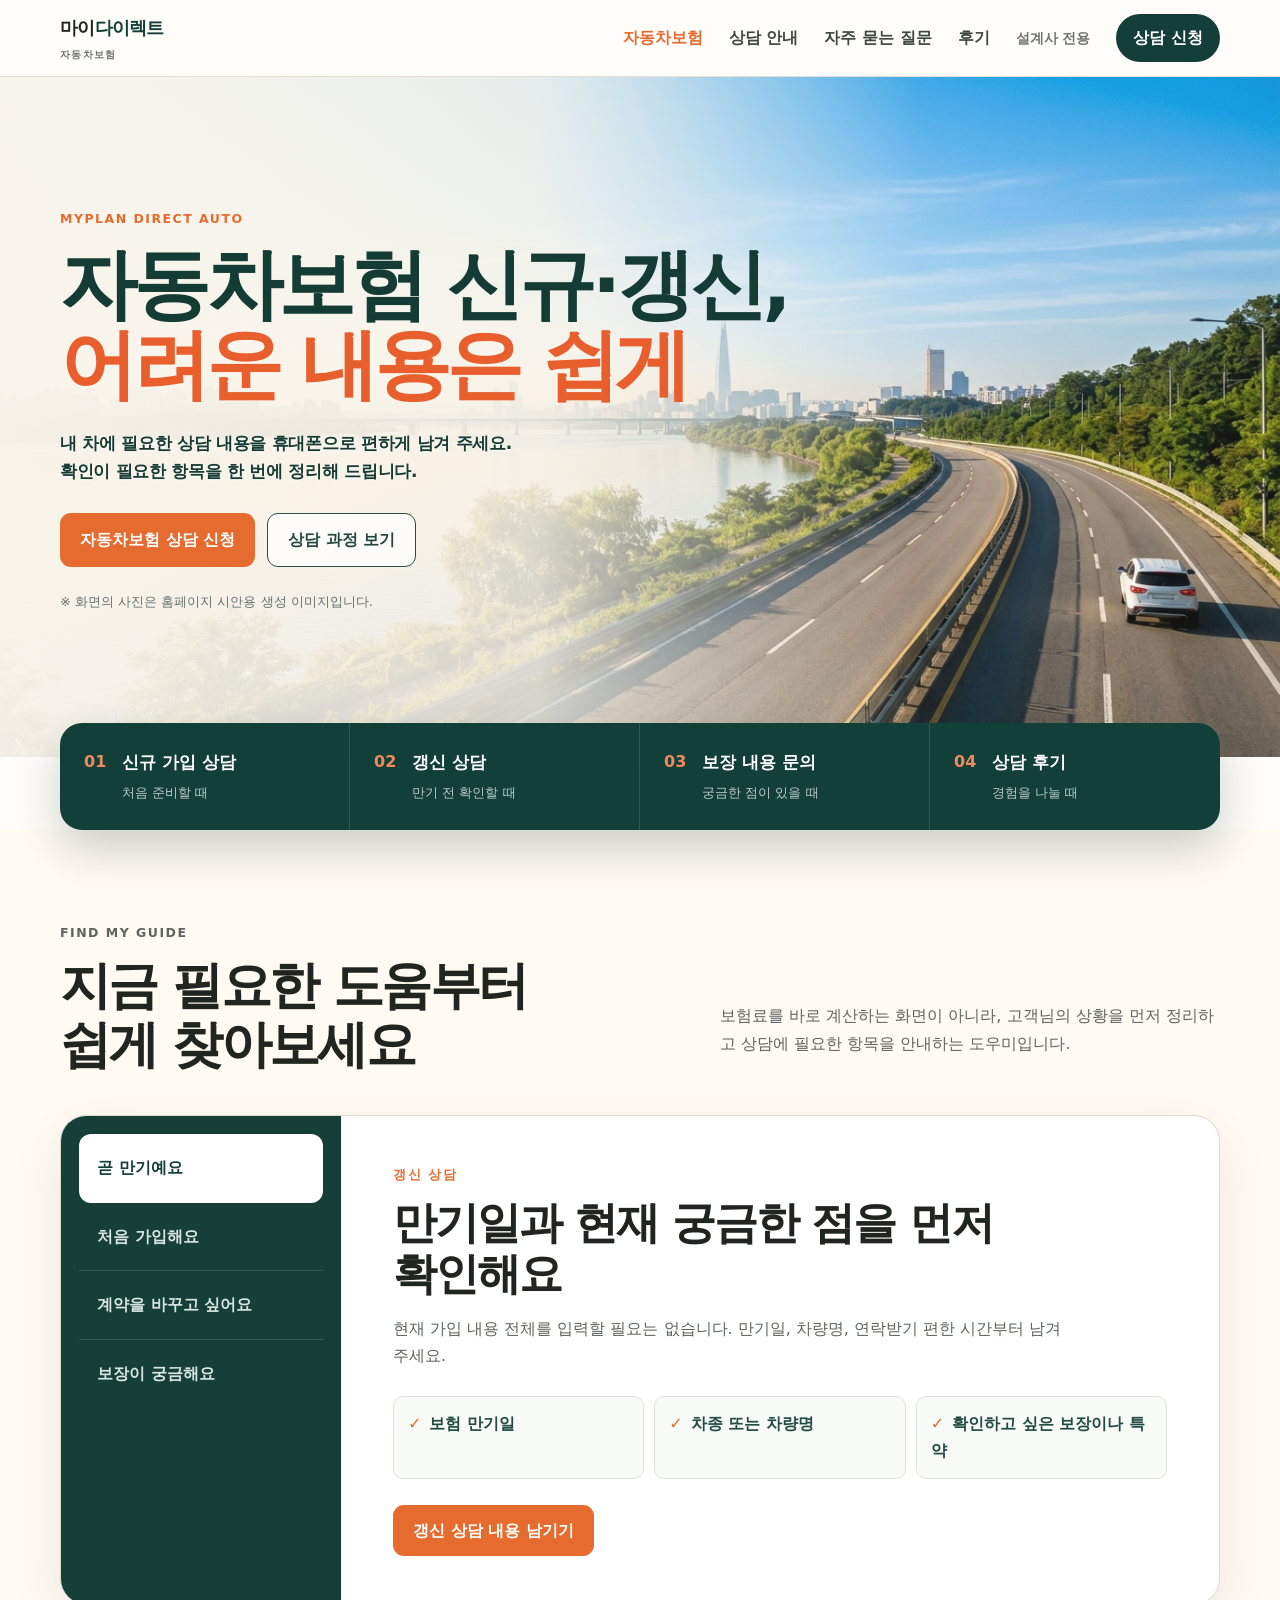
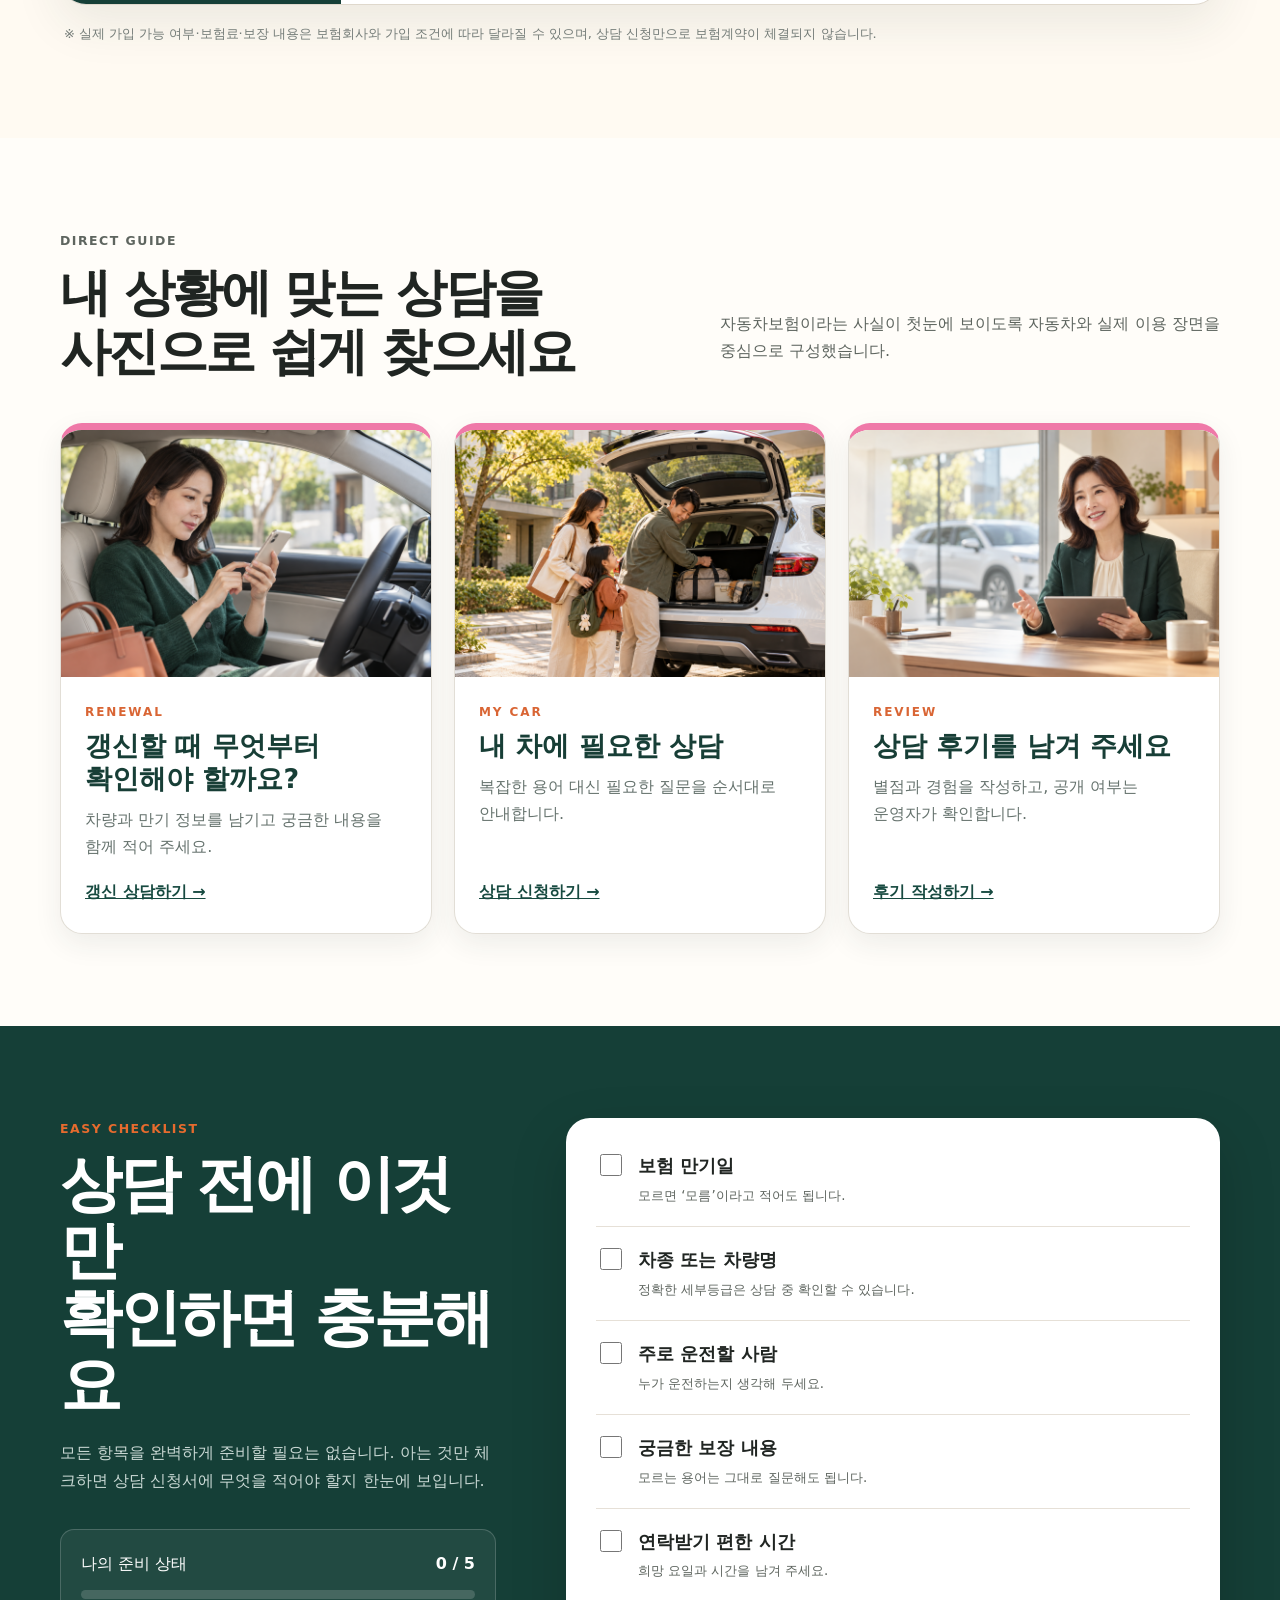
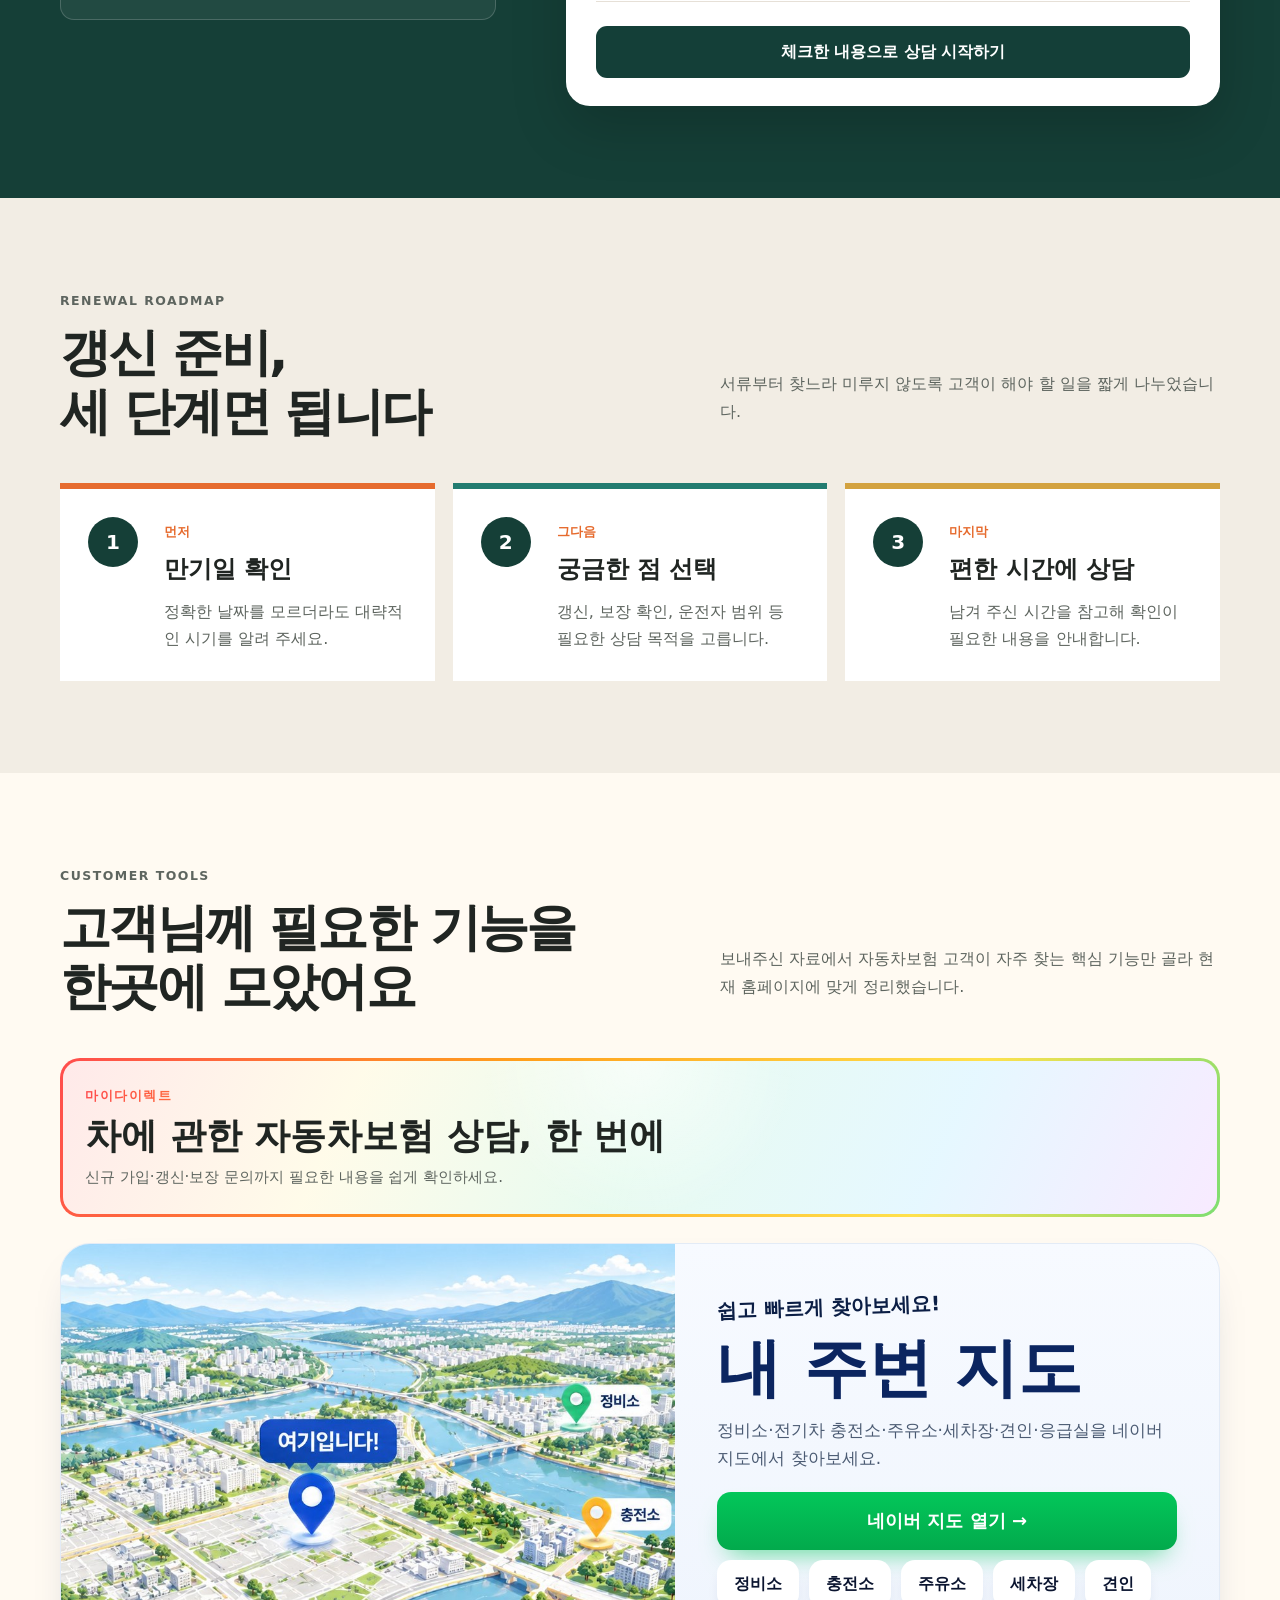
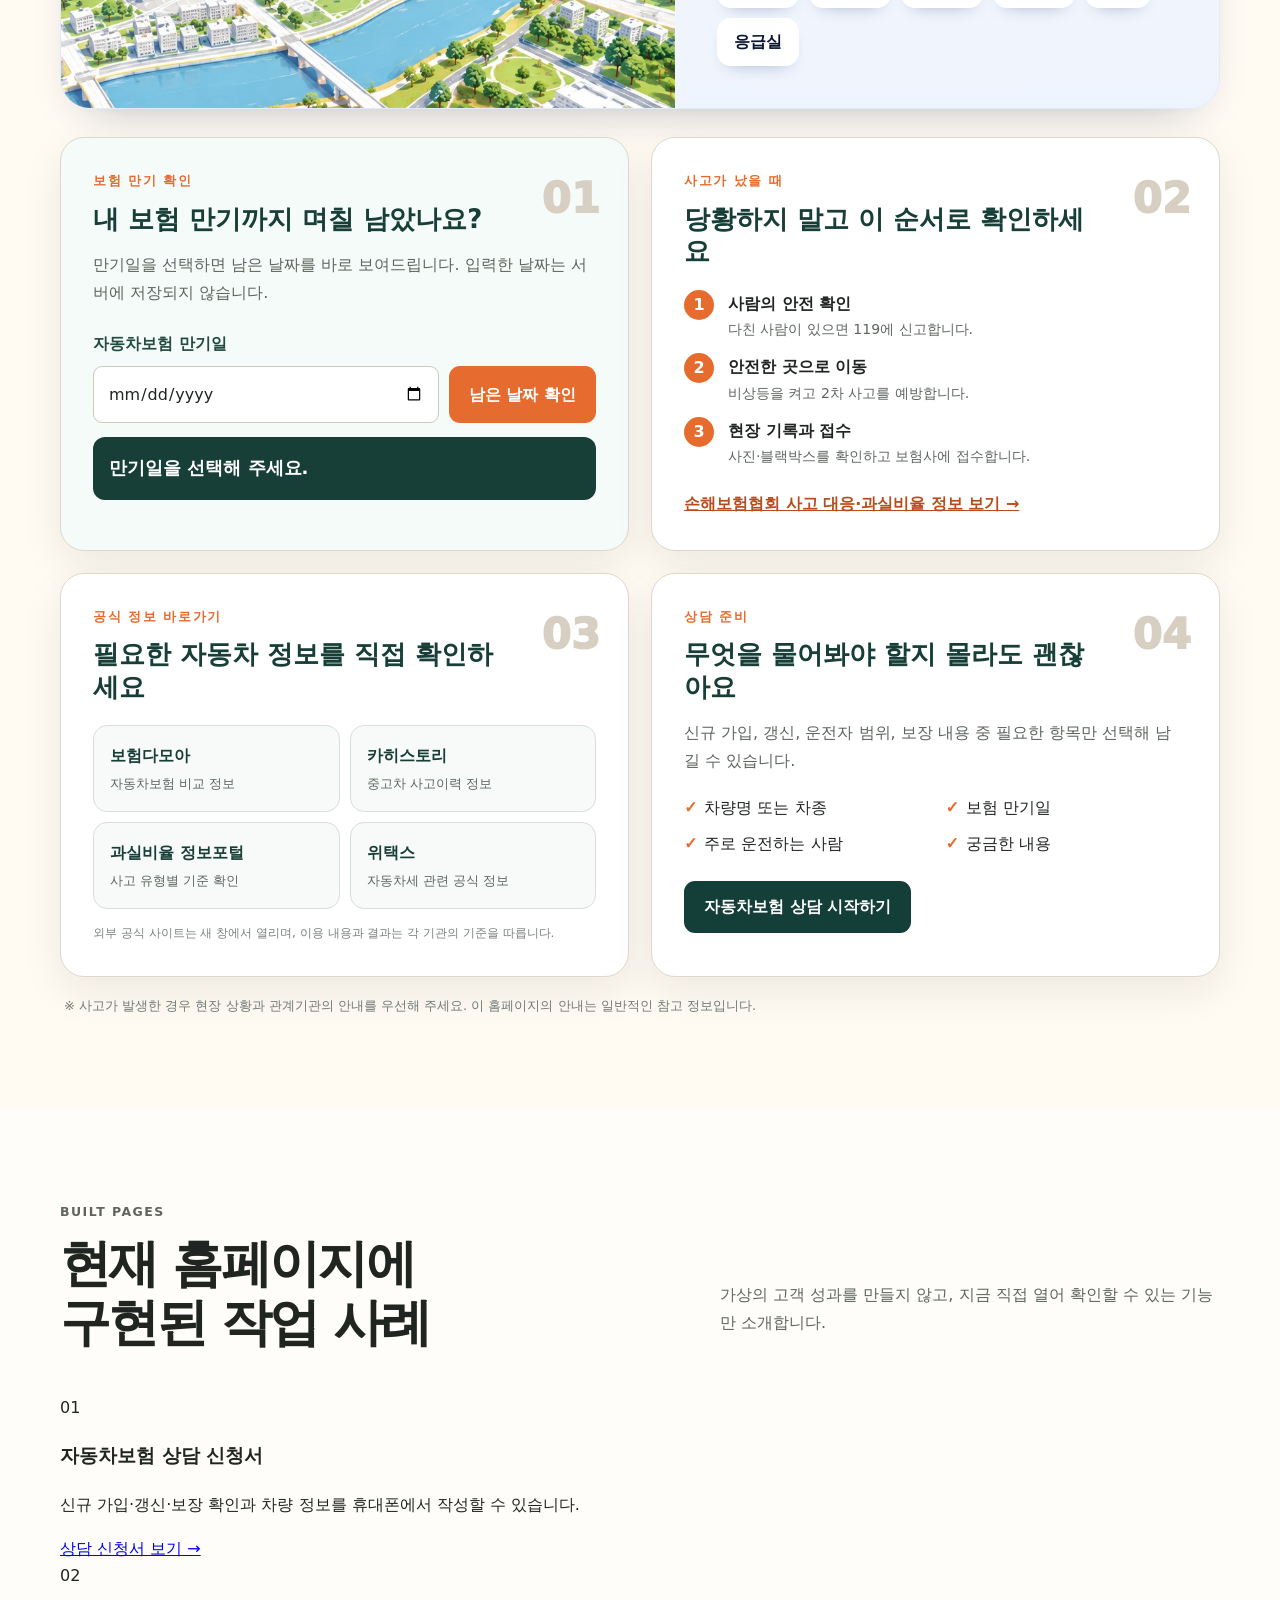
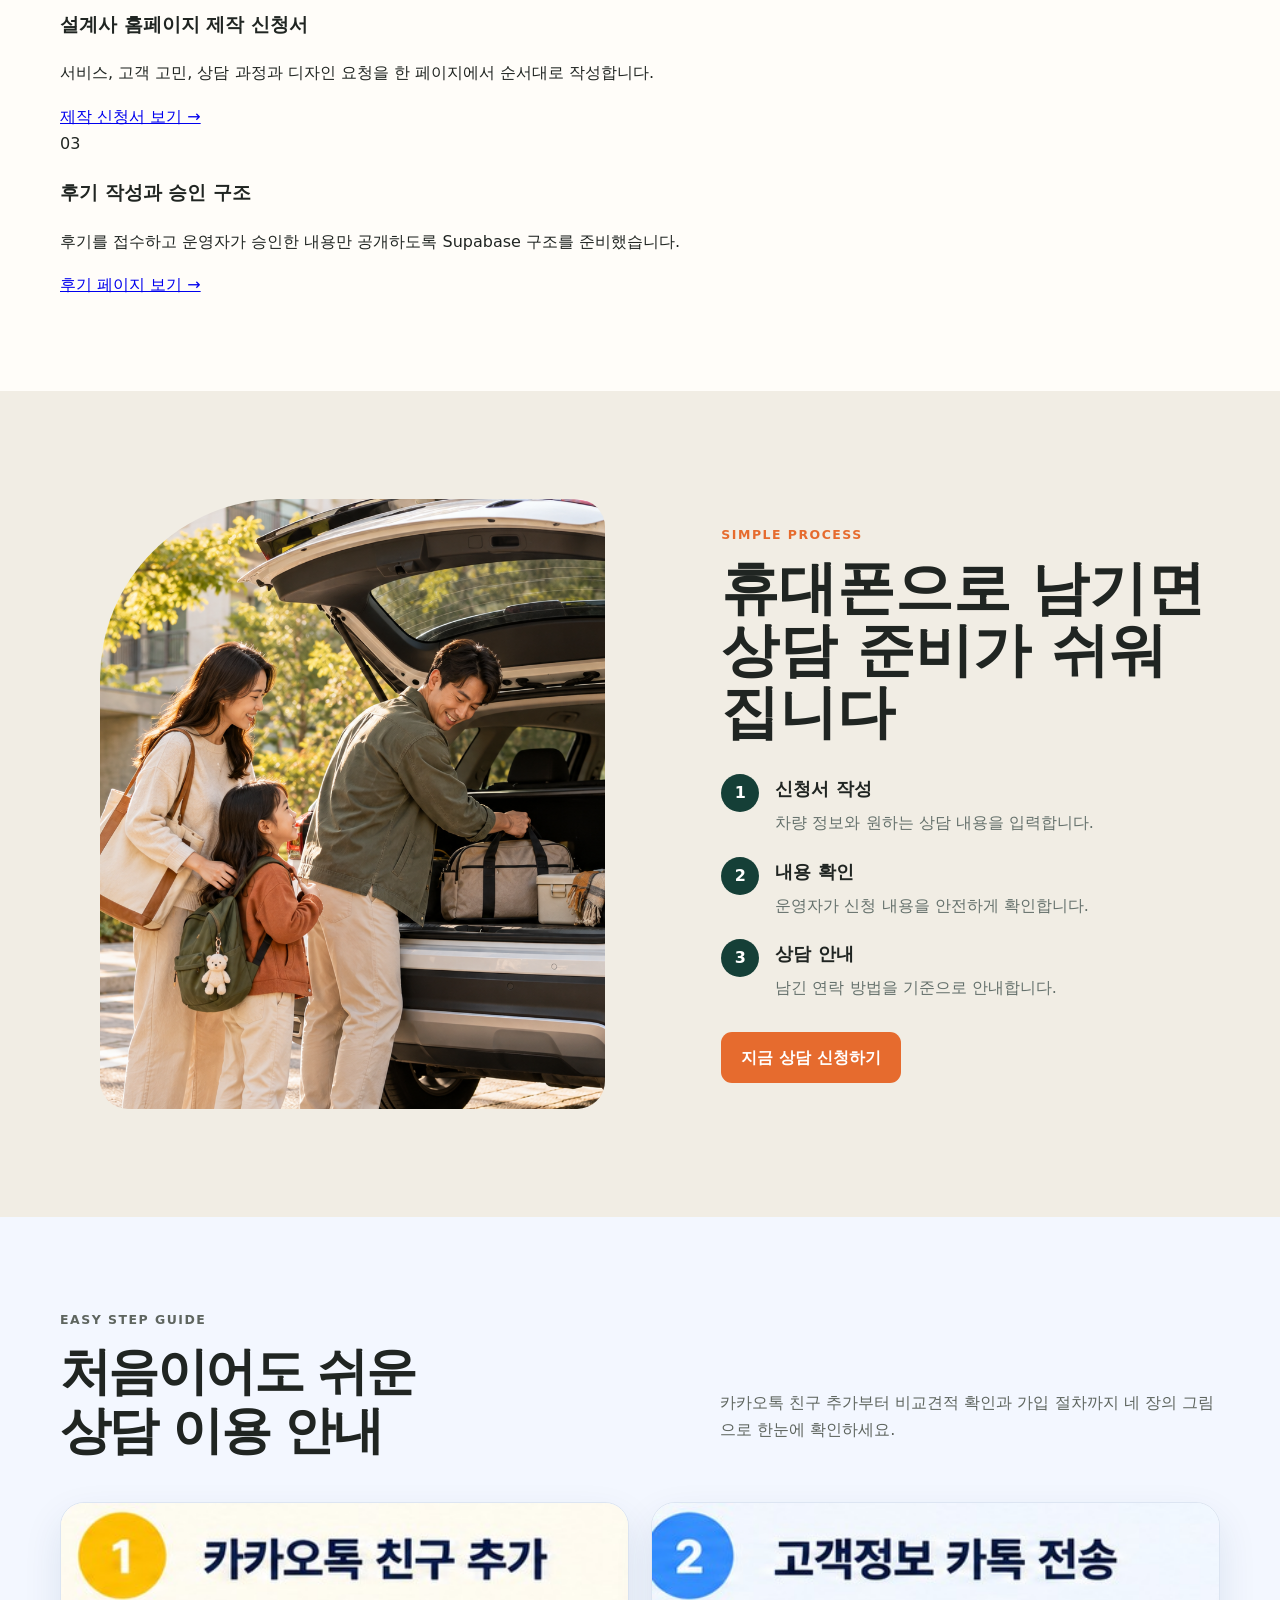
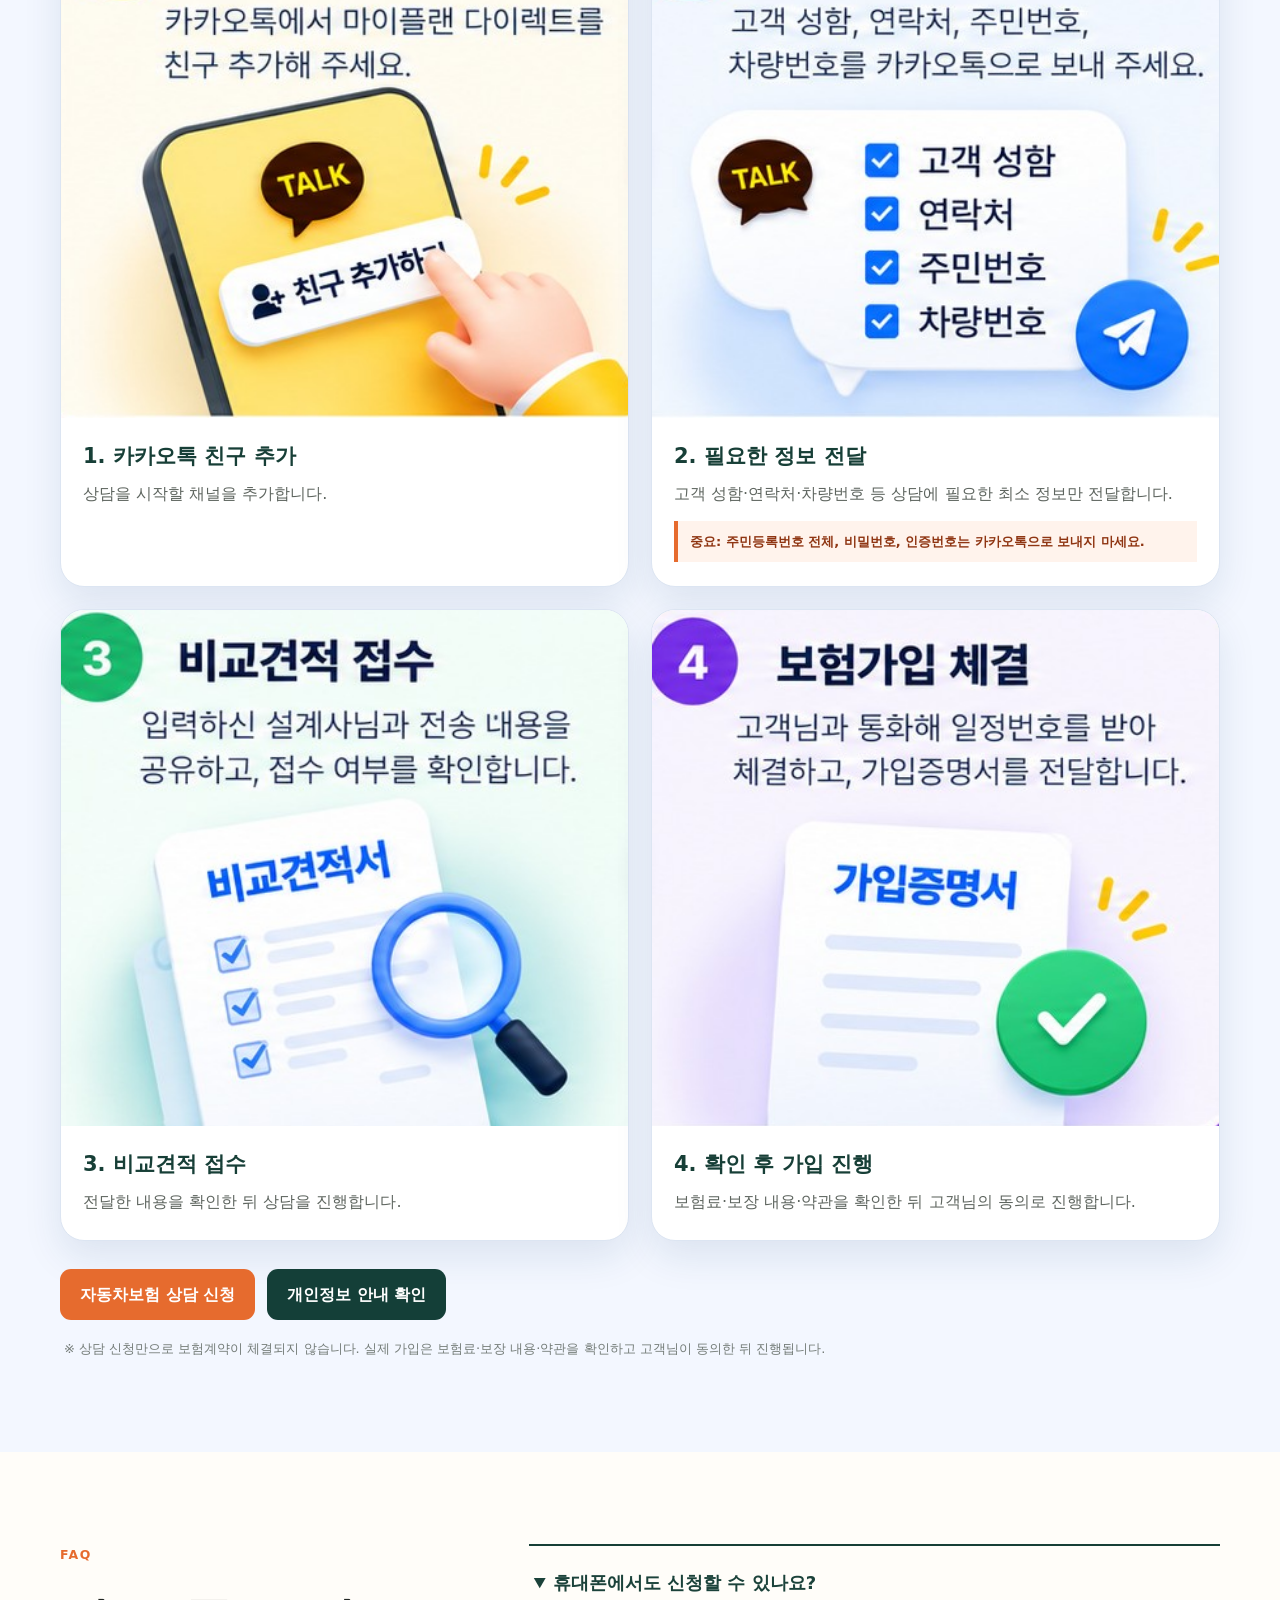
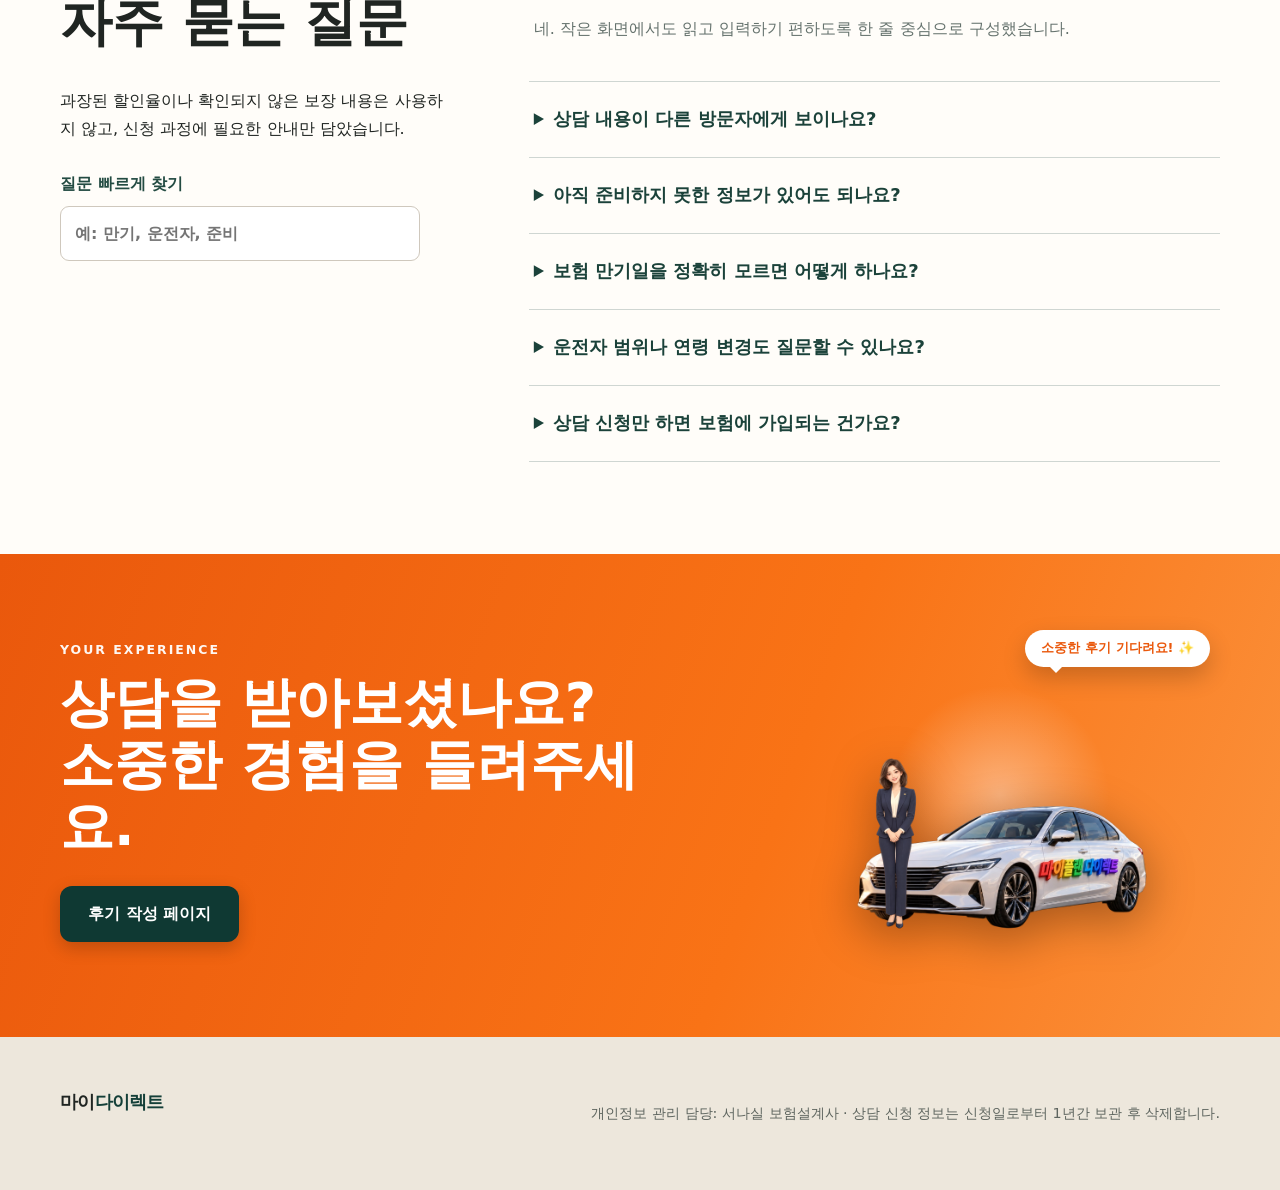
<file: index.html>
<!doctype html>
<html lang="ko">
<head>
<meta charset="utf-8">
<meta name="viewport" content="width=device-width,initial-scale=1">
<meta name="robots" content="noindex,nofollow,noarchive">
<meta name="description" content="마이다이렉트 자동차보험 신규·갱신 상담">
<title>마이다이렉트 자동차보험</title>
<link rel="icon" href="favicon.svg" type="image/svg+xml">
<link rel="stylesheet" href="styles.css?v=customer-tools-v5">
</head>
<body>
<a class="skip" href="#main">본문 바로가기</a>
<header class="site-header">
<div class="wrap nav">
<a class="brand" href="index.html">마이<span>다이렉트</span>
<small>자동차보험</small>
</a>
<button class="menu" aria-expanded="false">메뉴</button>
<nav class="nav-links">
<a aria-current="page" href="index.html">자동차보험</a>
<a href="#guide">상담 안내</a>
<a href="#faq">자주 묻는 질문</a>
<a href="reviews.html">후기</a>
<a class="planner-link" href="planner-website.html">설계사 전용</a>
<a class="nav-cta" href="auto-consultation.html">상담 신청</a>
</nav>
</div>
</header>
<main id="main">
<section class="auto-hero">
<img class="auto-hero-bg" src="assets/car-road-v2.jpg?v=20261104-2" alt="강과 도심이 보이는 탁 트인 도로를 달리는 흰색 자동차">
<div class="auto-hero-scrim">
</div>
<div class="wrap auto-hero-content">
<p class="eyebrow">MYPLAN DIRECT AUTO</p>
<h1>자동차보험 신규·갱신,<br>
<em>어려운 내용은 쉽게</em>
</h1>
<p class="lead">내 차에 필요한 상담 내용을 휴대폰으로 편하게 남겨 주세요.<br>확인이 필요한 항목을 한 번에 정리해 드립니다.</p>
<div class="actions">
<a class="button primary" href="auto-consultation.html">자동차보험 상담 신청</a>
<a class="button hero-ghost" href="#guide">상담 과정 보기</a>
</div>
<p class="hero-caption">※ 화면의 사진은 홈페이지 시안용 생성 이미지입니다.</p>
</div>
</section>
<section class="quick-bar" aria-label="빠른 메뉴">
<div class="wrap quick-grid">
<a href="auto-consultation.html">
<span>01</span>
<strong>신규 가입 상담</strong>
<small>처음 준비할 때</small>
</a>
<a href="auto-consultation.html">
<span>02</span>
<strong>갱신 상담</strong>
<small>만기 전 확인할 때</small>
</a>
<a href="auto-consultation.html">
<span>03</span>
<strong>보장 내용 문의</strong>
<small>궁금한 점이 있을 때</small>
</a>
<a href="reviews.html">
<span>04</span>
<strong>상담 후기</strong>
<small>경험을 나눌 때</small>
</a>
</div>
</section>
<section class="section find-guide" id="find-my-guide">
<div class="wrap">
<div class="section-head">
<div>
<p class="eyebrow">FIND MY GUIDE</p>
<h2>지금 필요한 도움부터<br>쉽게 찾아보세요</h2>
</div>
<p>보험료를 바로 계산하는 화면이 아니라, 고객님의 상황을 먼저 정리하고 상담에 필요한 항목을 안내하는 도우미입니다.</p>
</div>
<div class="guide-picker" data-guide-picker>
<div class="guide-tabs" role="tablist" aria-label="자동차보험 상담 상황 선택">
<button class="guide-tab active" type="button" role="tab" aria-selected="true" data-guide="renewal">곧 만기예요</button>
<button class="guide-tab" type="button" role="tab" aria-selected="false" data-guide="new">처음 가입해요</button>
<button class="guide-tab" type="button" role="tab" aria-selected="false" data-guide="change">계약을 바꾸고 싶어요</button>
<button class="guide-tab" type="button" role="tab" aria-selected="false" data-guide="question">보장이 궁금해요</button>
</div>
<div class="guide-answer" aria-live="polite">
<p class="guide-kicker">갱신 상담</p>
<h3>만기일과 현재 궁금한 점을 먼저 확인해요</h3>
<p>현재 가입 내용 전체를 입력할 필요는 없습니다. 만기일, 차량명, 연락받기 편한 시간부터 남겨 주세요.</p>
<ul>
<li>보험 만기일</li>
<li>차종 또는 차량명</li>
<li>확인하고 싶은 보장이나 특약</li>
</ul>
<a class="button primary" href="auto-consultation.html">갱신 상담 내용 남기기</a>
</div>
</div>
<p class="legal-note">※ 실제 가입 가능 여부·보험료·보장 내용은 보험회사와 가입 조건에 따라 달라질 수 있으며, 상담 신청만으로 보험계약이 체결되지 않습니다.</p>
</div>
</section>
<section class="section" id="guide">
<div class="wrap">
<div class="section-head">
<div>
<p class="eyebrow">DIRECT GUIDE</p>
<h2>내 상황에 맞는 상담을<br>사진으로 쉽게 찾으세요</h2>
</div>
<p>자동차보험이라는 사실이 첫눈에 보이도록 자동차와 실제 이용 장면을 중심으로 구성했습니다.</p>
</div>
<div class="image-service-grid">
<article class="image-service-card large">
<img src="assets/renewal-mobile-v1.png" alt="주차된 차 안에서 휴대폰으로 자동차보험 갱신 내용을 확인하는 사람">
<div>
<span>RENEWAL</span>
<h3>갱신할 때 무엇부터<br> 확인해야 할까요?</h3>
<p>차량과 만기 정보를 남기고 궁금한 내용을 함께 적어 주세요.</p>
<a href="auto-consultation.html">갱신 상담하기 →</a>
</div>
</article>
<article class="image-service-card">
<img src="assets/family-drive-v1.png" alt="가족과 함께 자동차 여행을 준비하는 모습">
<div>
<span>MY CAR</span>
<h3>내 차에 필요한 상담</h3>
<p>복잡한 용어 대신 필요한 질문을 순서대로 안내합니다.</p>
<a href="auto-consultation.html">상담 신청하기 →</a>
</div>
</article>
<article class="image-service-card">
<img src="assets/hero-consultation-v1.png" alt="밝은 사무실에서 태블릿으로 안내하는 상담자">
<div>
<span>REVIEW</span>
<h3>상담 후기를 남겨 주세요</h3>
<p>별점과 경험을 작성하고, 공개 여부는 운영자가 확인합니다.</p>
<a href="reviews.html">후기 작성하기 →</a>
</div>
</article>
</div>
</div>
</section>
<section class="section prepare-section" id="prepare">
<div class="wrap prepare-layout">
<div>
<p class="eyebrow">EASY CHECKLIST</p>
<h2>상담 전에 이것만<br>확인하면 충분해요</h2>
<p class="prepare-lead">모든 항목을 완벽하게 준비할 필요는 없습니다. 아는 것만 체크하면 상담 신청서에 무엇을 적어야 할지 한눈에 보입니다.</p>
<div class="progress-box">
<div>
<span>나의 준비 상태</span>
<strong data-check-count>0 / 5</strong>
</div>
<div class="progress-track">
<span data-check-progress>
</span>
</div>
</div>
</div>
<div class="checklist-card" data-smart-checklist>
<label>
<input type="checkbox">
<span>
<strong>보험 만기일</strong>
<small>모르면 ‘모름’이라고 적어도 됩니다.</small>
</span>
</label>
<label>
<input type="checkbox">
<span>
<strong>차종 또는 차량명</strong>
<small>정확한 세부등급은 상담 중 확인할 수 있습니다.</small>
</span>
</label>
<label>
<input type="checkbox">
<span>
<strong>주로 운전할 사람</strong>
<small>누가 운전하는지 생각해 두세요.</small>
</span>
</label>
<label>
<input type="checkbox">
<span>
<strong>궁금한 보장 내용</strong>
<small>모르는 용어는 그대로 질문해도 됩니다.</small>
</span>
</label>
<label>
<input type="checkbox">
<span>
<strong>연락받기 편한 시간</strong>
<small>희망 요일과 시간을 남겨 주세요.</small>
</span>
</label>
<a class="button forest" href="auto-consultation.html">체크한 내용으로 상담 시작하기</a>
</div>
</div>
</section>
<section class="section renewal-roadmap">
<div class="wrap">
<div class="section-head">
<div>
<p class="eyebrow">RENEWAL ROADMAP</p>
<h2>갱신 준비,<br>세 단계면 됩니다</h2>
</div>
<p>서류부터 찾느라 미루지 않도록 고객이 해야 할 일을 짧게 나누었습니다.</p>
</div>
<ol class="roadmap-list">
<li>
<span>1</span>
<div>
<small>먼저</small>
<h3>만기일 확인</h3>
<p>정확한 날짜를 모르더라도 대략적인 시기를 알려 주세요.</p>
</div>
</li>
<li>
<span>2</span>
<div>
<small>그다음</small>
<h3>궁금한 점 선택</h3>
<p>갱신, 보장 확인, 운전자 범위 등 필요한 상담 목적을 고릅니다.</p>
</div>
</li>
<li>
<span>3</span>
<div>
<small>마지막</small>
<h3>편한 시간에 상담</h3>
<p>남겨 주신 시간을 참고해 확인이 필요한 내용을 안내합니다.</p>
</div>
</li>
</ol>
</div>
</section>
<section class="section customer-tools" id="customer-tools">
<div class="wrap">
<div class="section-head">
<div>
<p class="eyebrow">CUSTOMER TOOLS</p>
<h2>고객님께 필요한 기능을<br>한곳에 모았어요</h2>
</div>
<p>보내주신 자료에서 자동차보험 고객이 자주 찾는 핵심 기능만 골라 현재 홈페이지에 맞게 정리했습니다.</p>
</div>
<a class="rainbow source-rainbow" id="rbBanner" href="auto-consultation.html"><span class="rb-in"><small>마이다이렉트</small><b>차에 관한 자동차보험 상담, 한 번에</b><span class="sub">신규 가입·갱신·보장 문의까지 필요한 내용을 쉽게 확인하세요.</span></span></a>
<section class="source-map-card" aria-label="내 주변 지도"><a class="source-map-pic" href="https://map.naver.com/p/" target="_blank" rel="noopener"><img src="assets/original-nearby-map-v1.jpg?v=1" alt="강과 다리가 있는 도시 지도 위에 현재 위치, 정비소, 충전소가 표시된 그림"></a><div class="source-map-text"><span class="source-hand">쉽고 빠르게 찾아보세요!</span><h3>내 주변 지도</h3><p>정비소·전기차 충전소·주유소·세차장·견인·응급실을 네이버 지도에서 찾아보세요.</p><div class="source-map-buttons"><a class="source-map-main" href="https://map.naver.com/p/" target="_blank" rel="noopener">네이버 지도 열기 →</a><a href="https://map.naver.com/p/search/자동차%20정비소" target="_blank" rel="noopener">정비소</a><a href="https://map.naver.com/p/search/전기차%20충전소" target="_blank" rel="noopener">충전소</a><a href="https://map.naver.com/p/search/주유소" target="_blank" rel="noopener">주유소</a><a href="https://map.naver.com/p/search/세차장" target="_blank" rel="noopener">세차장</a><a href="https://map.naver.com/p/search/견인" target="_blank" rel="noopener">견인</a><a href="https://map.naver.com/p/search/응급실" target="_blank" rel="noopener">응급실</a></div></div></section>
<div class="tool-grid">
<article class="tool-card expiry-tool">
<span class="tool-number">01</span>
<p class="tool-label">보험 만기 확인</p>
<h3>내 보험 만기까지 며칠 남았나요?</h3>
<p>만기일을 선택하면 남은 날짜를 바로 보여드립니다. 입력한 날짜는 서버에 저장되지 않습니다.</p>
<label for="insurance-expiry">자동차보험 만기일</label>
<div class="expiry-row">
<input id="insurance-expiry" type="date" data-expiry-date>
<button class="button primary" type="button" data-expiry-check>남은 날짜 확인</button>
</div>
<div class="expiry-result" data-expiry-result aria-live="polite">만기일을 선택해 주세요.</div>
</article>
<article class="tool-card accident-tool">
<span class="tool-number">02</span>
<p class="tool-label">사고가 났을 때</p>
<h3>당황하지 말고 이 순서로 확인하세요</h3>
<ol class="accident-steps">
<li>
<strong>사람의 안전 확인</strong>
<span>다친 사람이 있으면 119에 신고합니다.</span>
</li>
<li>
<strong>안전한 곳으로 이동</strong>
<span>비상등을 켜고 2차 사고를 예방합니다.</span>
</li>
<li>
<strong>현장 기록과 접수</strong>
<span>사진·블랙박스를 확인하고 보험사에 접수합니다.</span>
</li>
</ol>
<a class="text-link" href="https://accident.knia.or.kr/" target="_blank" rel="noopener">손해보험협회 사고 대응·과실비율 정보 보기 →</a>
</article>
<article class="tool-card official-tool">
<span class="tool-number">03</span>
<p class="tool-label">공식 정보 바로가기</p>
<h3>필요한 자동차 정보를 직접 확인하세요</h3>
<div class="official-links">
<a href="https://e-insmarket.or.kr/" target="_blank" rel="noopener">
<strong>보험다모아</strong>
<span>자동차보험 비교 정보</span>
</a>
<a href="https://www.carhistory.or.kr/" target="_blank" rel="noopener">
<strong>카히스토리</strong>
<span>중고차 사고이력 정보</span>
</a>
<a href="https://accident.knia.or.kr/" target="_blank" rel="noopener">
<strong>과실비율 정보포털</strong>
<span>사고 유형별 기준 확인</span>
</a>
<a href="https://www.wetax.go.kr/" target="_blank" rel="noopener">
<strong>위택스</strong>
<span>자동차세 관련 공식 정보</span>
</a>
</div>
<p class="official-note">외부 공식 사이트는 새 창에서 열리며, 이용 내용과 결과는 각 기관의 기준을 따릅니다.</p>
</article>
<article class="tool-card contact-tool">
<span class="tool-number">04</span>
<p class="tool-label">상담 준비</p>
<h3>무엇을 물어봐야 할지 몰라도 괜찮아요</h3>
<p>신규 가입, 갱신, 운전자 범위, 보장 내용 중 필요한 항목만 선택해 남길 수 있습니다.</p>
<ul>
<li>차량명 또는 차종</li>
<li>보험 만기일</li>
<li>주로 운전하는 사람</li>
<li>궁금한 내용</li>
</ul>
<a class="button forest" href="auto-consultation.html">자동차보험 상담 시작하기</a>
</article>
</div>
<p class="legal-note">※ 사고가 발생한 경우 현장 상황과 관계기관의 안내를 우선해 주세요. 이 홈페이지의 안내는 일반적인 참고 정보입니다.</p>
</div>
</section>
<section class="section built-work" id="work">
<div class="wrap">
<div class="section-head">
<div>
<p class="eyebrow">BUILT PAGES</p>
<h2>현재 홈페이지에<br>구현된 작업 사례</h2>
</div>
<p>가상의 고객 성과를 만들지 않고, 지금 직접 열어 확인할 수 있는 기능만 소개합니다.</p>
</div>
<div class="work-grid">
<article>
<span>01</span>
<h3>자동차보험 상담 신청서</h3>
<p>신규 가입·갱신·보장 확인과 차량 정보를 휴대폰에서 작성할 수 있습니다.</p>
<a href="auto-consultation.html">상담 신청서 보기 →</a>
</article>
<article>
<span>02</span>
<h3>설계사 홈페이지 제작 신청서</h3>
<p>서비스, 고객 고민, 상담 과정과 디자인 요청을 한 페이지에서 순서대로 작성합니다.</p>
<a href="planner-website.html">제작 신청서 보기 →</a>
</article>
<article>
<span>03</span>
<h3>후기 작성과 승인 구조</h3>
<p>후기를 접수하고 운영자가 승인한 내용만 공개하도록 Supabase 구조를 준비했습니다.</p>
<a href="reviews.html">후기 페이지 보기 →</a>
</article>
</div>
</div>
</section>
<section class="section auto-story">
<div class="wrap auto-story-grid">
<figure>
<img src="assets/family-drive-v1.png" alt="주말 이동을 위해 자동차에 짐을 싣는 가족">
</figure>
<div>
<p class="eyebrow">SIMPLE PROCESS</p>
<h2>휴대폰으로 남기면<br>상담 준비가 쉬워집니다</h2>
<ol class="process-list">
<li>
<span>1</span>
<div>
<strong>신청서 작성</strong>
<p>차량 정보와 원하는 상담 내용을 입력합니다.</p>
</div>
</li>
<li>
<span>2</span>
<div>
<strong>내용 확인</strong>
<p>운영자가 신청 내용을 안전하게 확인합니다.</p>
</div>
</li>
<li>
<span>3</span>
<div>
<strong>상담 안내</strong>
<p>남긴 연락 방법을 기준으로 안내합니다.</p>
</div>
</li>
</ol>
<a class="button primary" href="auto-consultation.html">지금 상담 신청하기</a>
</div>
</div>
</section>
<section class="section visual-guide" id="visual-guide">
<div class="wrap">
<div class="section-head">
<div><p class="eyebrow">EASY STEP GUIDE</p><h2>처음이어도 쉬운<br>상담 이용 안내</h2></div>
<p>카카오톡 친구 추가부터 비교견적 확인과 가입 절차까지 네 장의 그림으로 한눈에 확인하세요.</p>
</div>
<ol class="visual-guide-grid">
<li><figure><img src="assets/guide-step1-v1.jpg?v=1" alt="1단계 카카오톡에서 마이플랜 다이렉트 친구 추가 안내" loading="lazy"><figcaption><strong>1. 카카오톡 친구 추가</strong><span>상담을 시작할 채널을 추가합니다.</span></figcaption></figure></li>
<li><figure><img src="assets/guide-step2-v1.jpg?v=1" alt="2단계 고객정보를 카카오톡으로 전송하는 예시 안내" loading="lazy"><figcaption><strong>2. 필요한 정보 전달</strong><span>고객 성함·연락처·차량번호 등 상담에 필요한 최소 정보만 전달합니다.</span><em>중요: 주민등록번호 전체, 비밀번호, 인증번호는 카카오톡으로 보내지 마세요.</em></figcaption></figure></li>
<li><figure><img src="assets/guide-step3-v1.jpg?v=1" alt="3단계 설계사에게 비교견적을 접수하는 안내" loading="lazy"><figcaption><strong>3. 비교견적 접수</strong><span>전달한 내용을 확인한 뒤 상담을 진행합니다.</span></figcaption></figure></li>
<li><figure><img src="assets/guide-step4-v1.jpg?v=1" alt="4단계 통화 후 보험 가입을 체결하고 가입증명서를 전달하는 안내" loading="lazy"><figcaption><strong>4. 확인 후 가입 진행</strong><span>보험료·보장 내용·약관을 확인한 뒤 고객님의 동의로 진행합니다.</span></figcaption></figure></li>
</ol>
<div class="visual-guide-actions"><a class="button primary" href="auto-consultation.html">자동차보험 상담 신청</a><a class="button forest" href="privacy.html">개인정보 안내 확인</a></div>
<p class="legal-note">※ 상담 신청만으로 보험계약이 체결되지 않습니다. 실제 가입은 보험료·보장 내용·약관을 확인하고 고객님이 동의한 뒤 진행됩니다.</p>
</div>
</section>
<section class="section" id="faq">
<div class="wrap faq-layout">
<div>
<p class="eyebrow">FAQ</p>
<h2>자주 묻는 질문</h2>
<p>과장된 할인율이나 확인되지 않은 보장 내용은 사용하지 않고, 신청 과정에 필요한 안내만 담았습니다.</p>
<label class="faq-search">질문 빠르게 찾기<input type="search" placeholder="예: 만기, 운전자, 준비" data-faq-search>
</label>
</div>
<div class="faq-list" data-faq-list>
<details open>
<summary>휴대폰에서도 신청할 수 있나요?</summary>
<p>네. 작은 화면에서도 읽고 입력하기 편하도록 한 줄 중심으로 구성했습니다.</p>
</details>
<details>
<summary>상담 내용이 다른 방문자에게 보이나요?</summary>
<p>상담 신청 내용은 공개 목록에 표시하지 않습니다. 실제 저장 전에는 Supabase 접근 권한과 보안 규칙을 점검합니다.</p>
</details>
<details>
<summary>아직 준비하지 못한 정보가 있어도 되나요?</summary>
<p>확실히 아는 내용부터 작성하고, 모르는 내용은 ‘모름’이라고 남겨도 됩니다.</p>
</details>
<details>
<summary>보험 만기일을 정확히 모르면 어떻게 하나요?</summary>
<p>정확한 날짜를 모르더라도 괜찮습니다. 상담 신청서에 대략적인 시기나 ‘모름’이라고 남기면 확인할 항목을 안내해 드립니다.</p>
</details>
<details>
<summary>운전자 범위나 연령 변경도 질문할 수 있나요?</summary>
<p>네. 현재 계약에서 변경하고 싶은 내용을 적어 주세요. 실제 변경 가능 여부와 적용 시점은 해당 보험회사의 기준을 확인해야 합니다.</p>
</details>
<details>
<summary>상담 신청만 하면 보험에 가입되는 건가요?</summary>
<p>아닙니다. 상담 신청은 문의 내용을 전달하는 단계이며, 보험계약 체결이나 보험료 결제를 의미하지 않습니다.</p>
</details>
<p class="faq-empty" hidden>검색어와 맞는 질문이 없습니다.</p>
</div>
</div>
</section>
<section class="auto-review-cta">
<div class="wrap auto-review-layout">
<div class="review-cta-text">
<p class="eyebrow">YOUR EXPERIENCE</p>
<h2>상담을 받아보셨나요?<br>소중한 경험을 들려주세요.</h2>
<a class="button" href="reviews.html">후기 작성 페이지</a>
</div>
<div class="character-pet-stage">
<div class="glow-aura">
</div>
<div class="speech-bubble">소중한 후기 기다려요! ✨</div>
<div class="character-pet-inner">
<img src="assets/consultant-pet.png?v=car-and-pet" alt="상담 전문가 캐릭터" class="character-pet-img">
</div>
</div>
</div>
</section>
</main>
<footer class="site-footer">
<div class="wrap footer-grid">
<a class="brand" href="index.html">마이<span>다이렉트</span>
</a>
<p>개인정보 관리 담당: 서나실 보험설계사 · 상담 신청 정보는 신청일로부터 1년간 보관 후 삭제합니다.</p>
</div>
</footer>
<script src="config.js">
</script>
<script src="site.js">
</script>
</body>
</html>
</file>
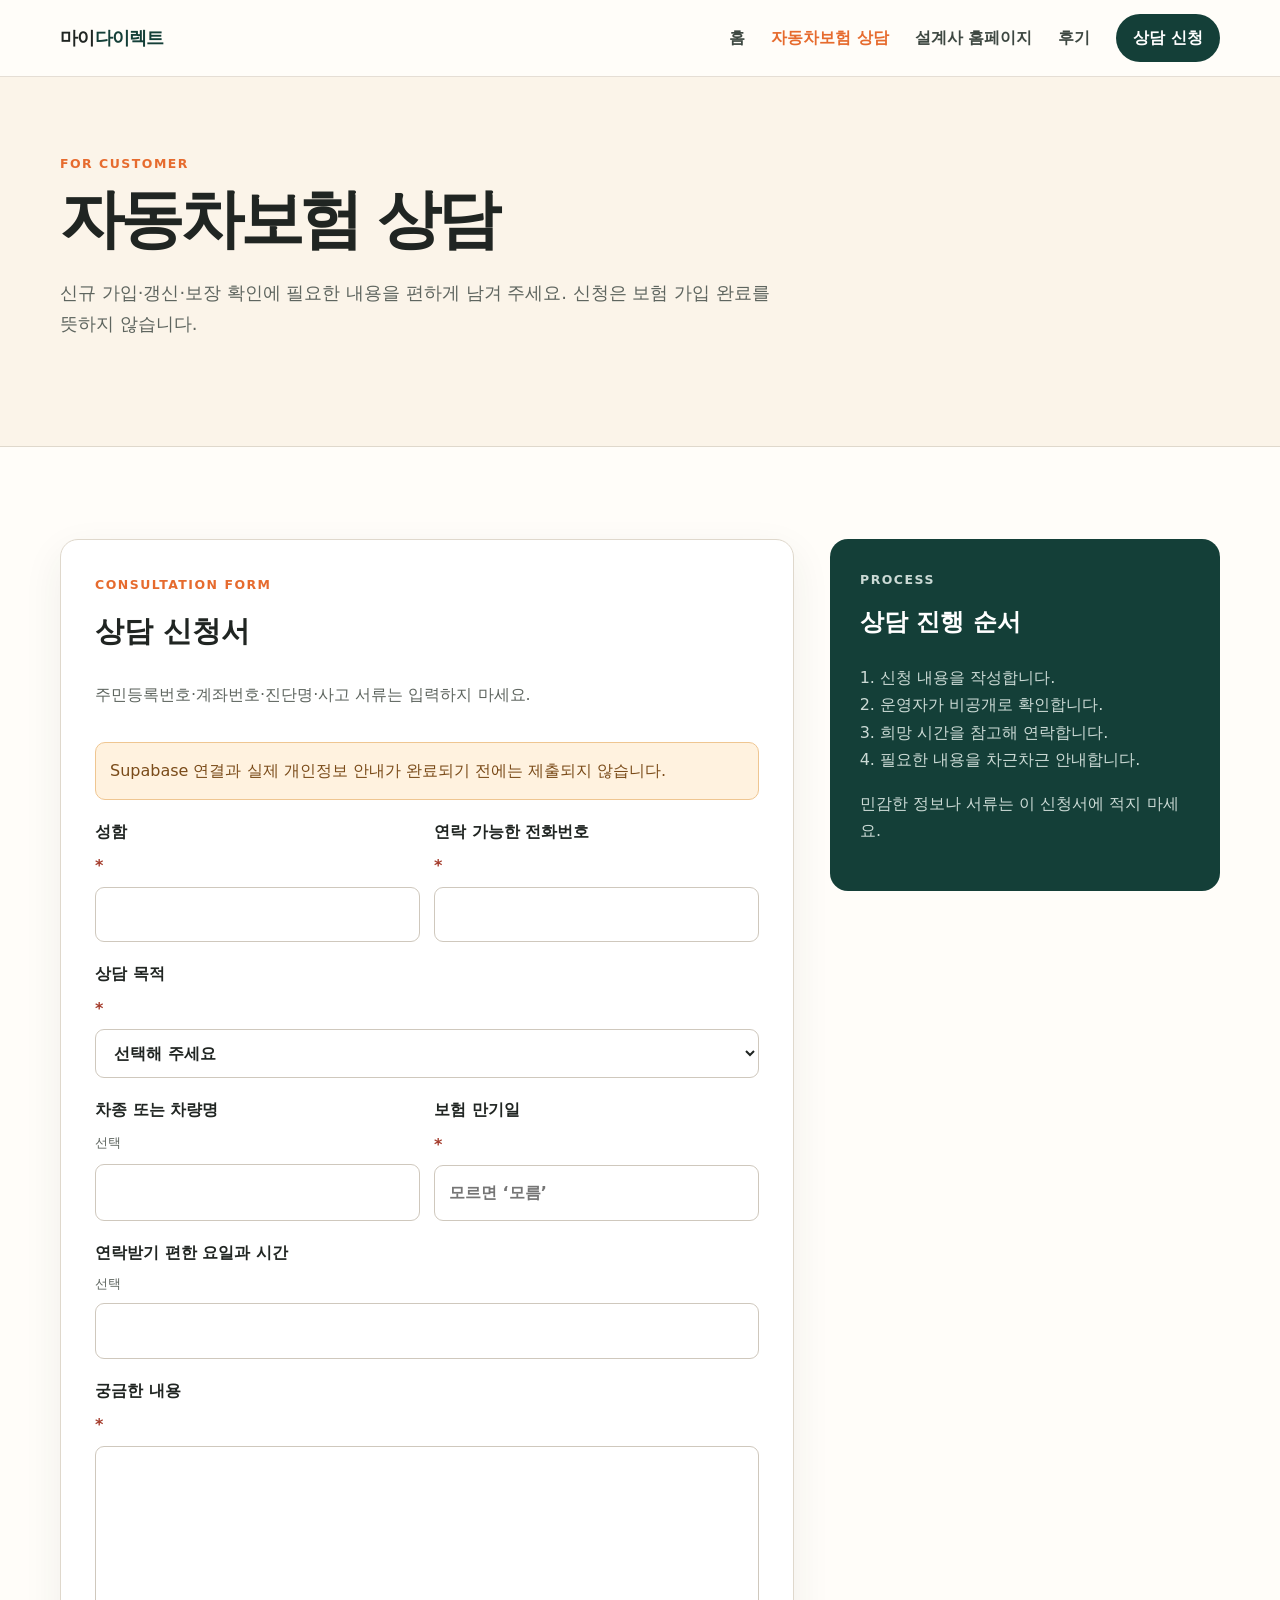
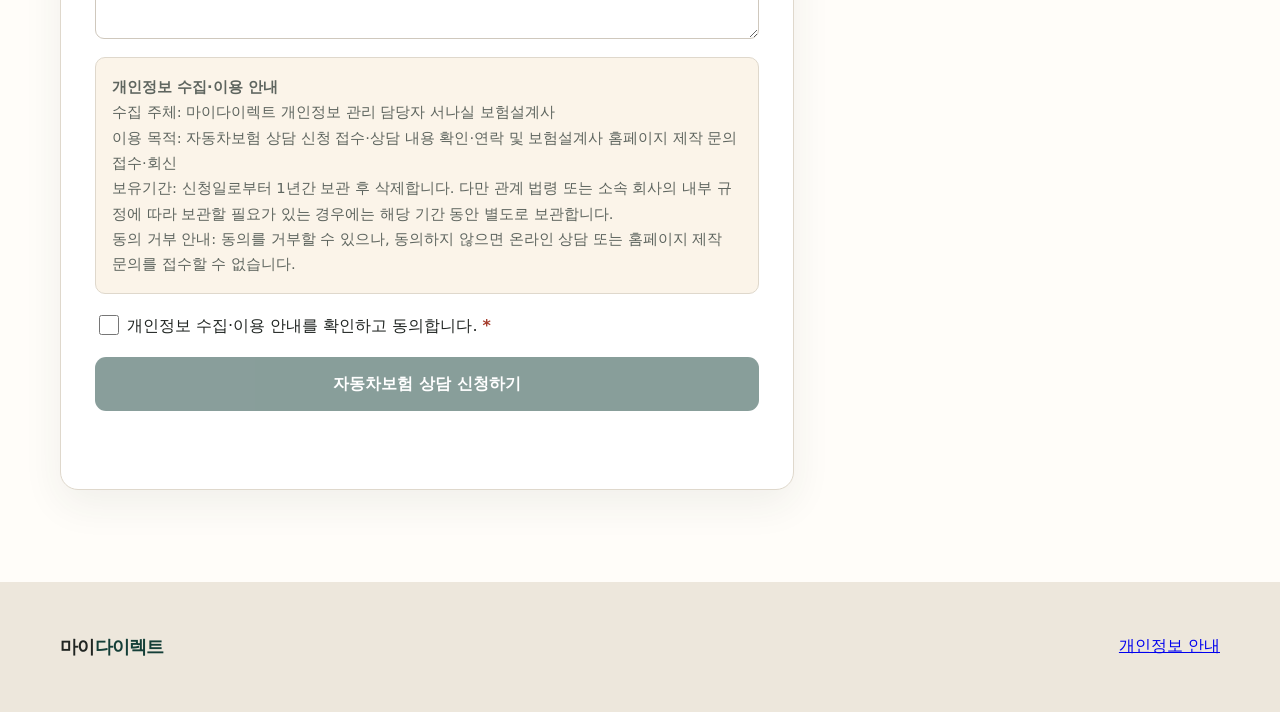
<file: auto-consultation.html>
<!doctype html><html lang="ko"><head><meta charset="utf-8"><meta name="viewport" content="width=device-width,initial-scale=1"><meta name="robots" content="noindex,nofollow,noarchive"><title>자동차보험 상담 | 마이다이렉트</title><link rel="icon" href="favicon.svg" type="image/svg+xml"><link rel="stylesheet" href="styles.css"></head><body><a class="skip" href="#main">본문 바로가기</a><header class="site-header"><div class="wrap nav"><a class="brand" href="index.html">마이<span>다이렉트</span></a><button class="menu" aria-expanded="false">메뉴</button><nav class="nav-links"><a href="index.html">홈</a><a aria-current="page" href="auto-consultation.html">자동차보험 상담</a><a href="planner-website.html">설계사 홈페이지</a><a href="reviews.html">후기</a><a class="nav-cta" href="auto-consultation.html">상담 신청</a></nav></div></header><main id="main"><section class="page-hero"><div class="wrap"><p class="eyebrow">FOR CUSTOMER</p><h1>자동차보험 상담</h1><p class="lead">신규 가입·갱신·보장 확인에 필요한 내용을 편하게 남겨 주세요. 신청은 보험 가입 완료를 뜻하지 않습니다.</p></div></section><section class="section"><div class="wrap page-shell"><form class="form-card form-grid" data-private-form data-table="auto_insurance_consultations"><div><p class="eyebrow">CONSULTATION FORM</p><h2>상담 신청서</h2><p class="form-intro">주민등록번호·계좌번호·진단명·사고 서류는 입력하지 마세요.</p></div><div class="warning" data-warning>Supabase 연결과 실제 개인정보 안내가 완료되기 전에는 제출되지 않습니다.</div><div class="two"><label class="field">성함 <span>*</span><input name="name" maxlength="40" required></label><label class="field">연락 가능한 전화번호 <span>*</span><input name="phone" type="tel" maxlength="30" required></label></div><label class="field">상담 목적 <span>*</span><select name="consultation_purpose" required><option value="">선택해 주세요</option><option>신규 가입</option><option>갱신</option><option>보장 확인</option><option>기타</option></select></label><div class="two"><label class="field">차종 또는 차량명 <small>선택</small><input name="vehicle_name" maxlength="80"></label><label class="field">보험 만기일 <span>*</span><input name="insurance_expiry" maxlength="40" placeholder="모르면 ‘모름’" required></label></div><label class="field">연락받기 편한 요일과 시간 <small>선택</small><input name="preferred_contact_time" maxlength="100"></label><label class="field">궁금한 내용 <span>*</span><textarea name="question" rows="6" maxlength="1000" required></textarea></label><div class="consent" data-consent></div><label class="check"><input type="checkbox" name="privacy_agreed" required><span>개인정보 수집·이용 안내를 확인하고 동의합니다. <b class="required">*</b></span></label><input class="honeypot" name="company_website" tabindex="-1"><button class="button forest submit" type="submit">자동차보험 상담 신청하기</button><p class="message" aria-live="polite"></p></form><aside class="info-panel"><p class="eyebrow">PROCESS</p><h2>상담 진행 순서</h2><ol><li>신청 내용을 작성합니다.</li><li>운영자가 비공개로 확인합니다.</li><li>희망 시간을 참고해 연락합니다.</li><li>필요한 내용을 차근차근 안내합니다.</li></ol><p>민감한 정보나 서류는 이 신청서에 적지 마세요.</p></aside></div></section></main><footer class="site-footer"><div class="wrap footer-grid"><a class="brand" href="index.html">마이<span>다이렉트</span></a><a href="privacy.html">개인정보 안내</a></div></footer><script src="config.js"></script><script src="site.js"></script></body></html>
</file>
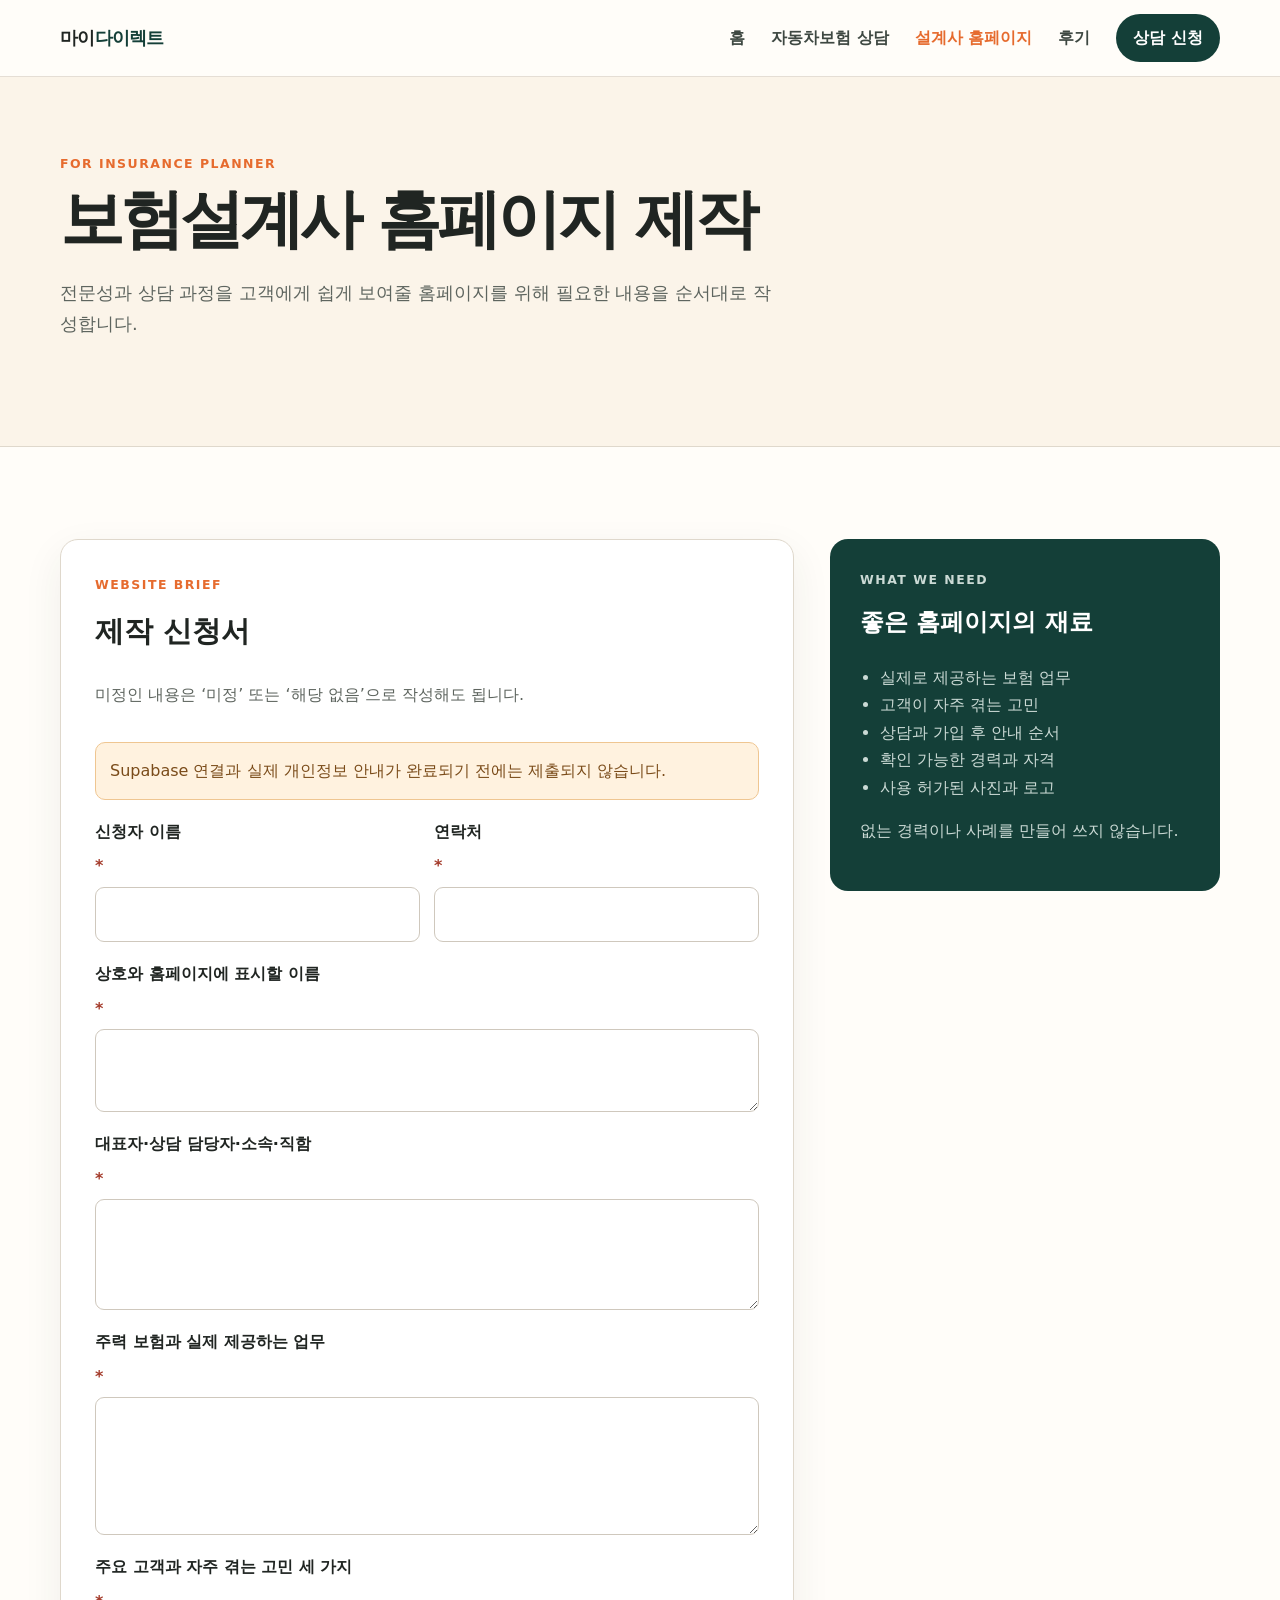
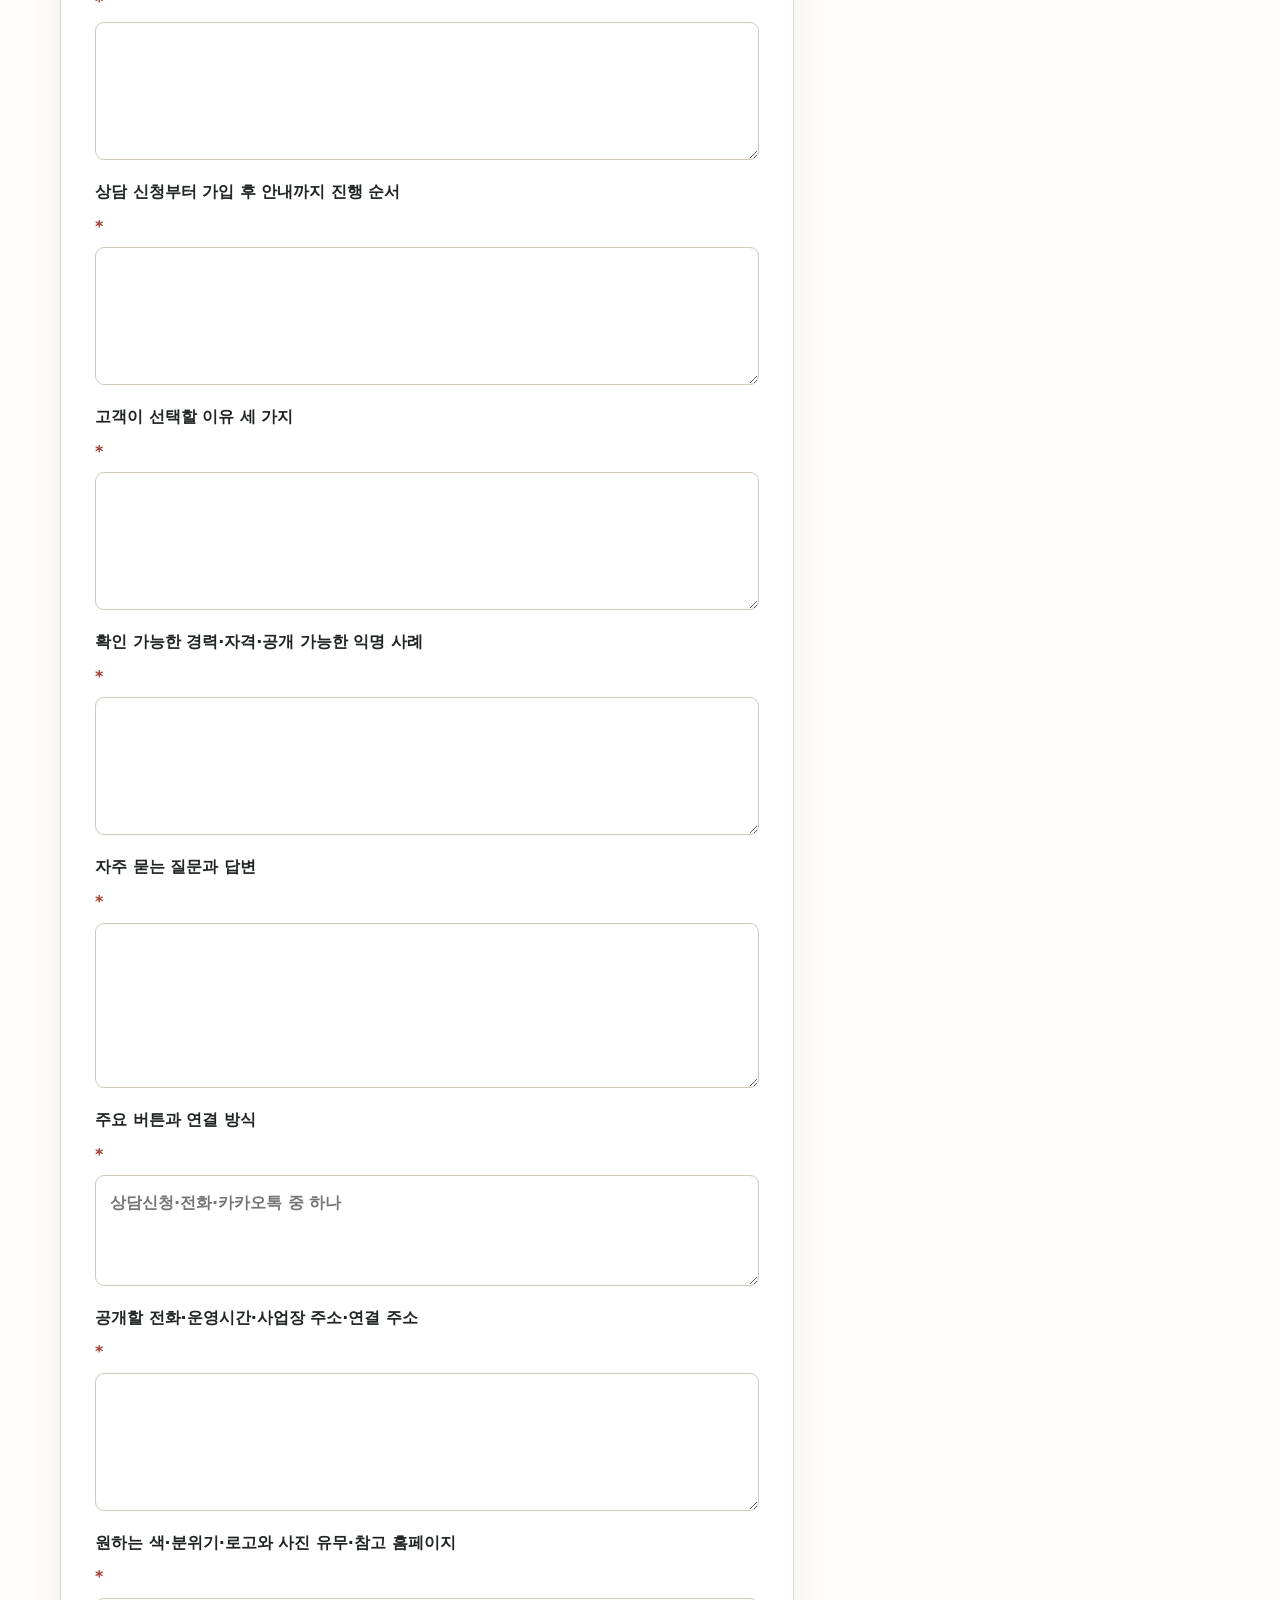
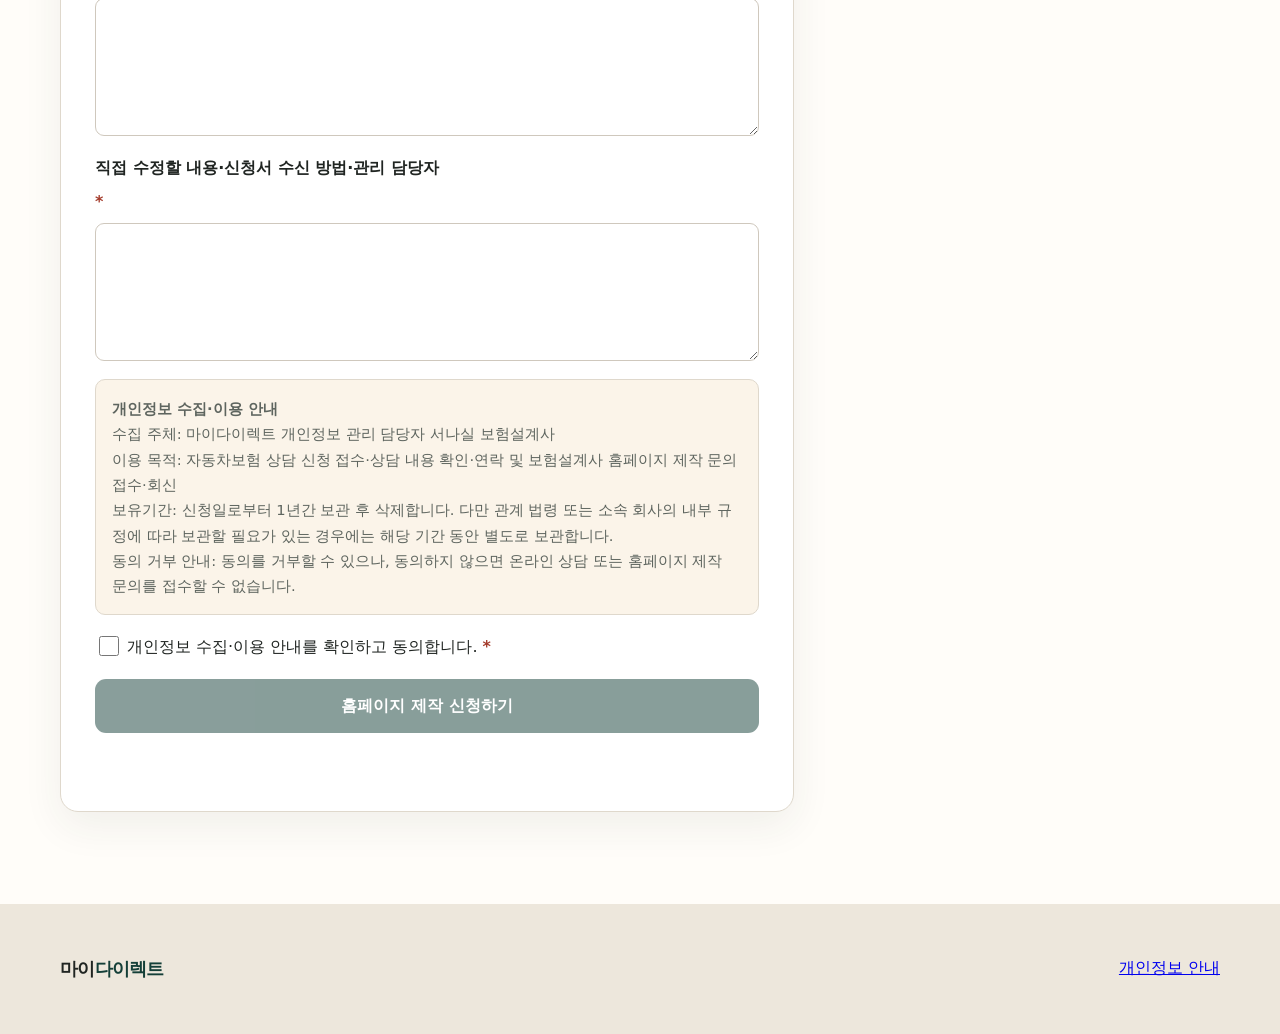
<file: planner-website.html>
<!doctype html><html lang="ko"><head><meta charset="utf-8"><meta name="viewport" content="width=device-width,initial-scale=1"><meta name="robots" content="noindex,nofollow,noarchive"><title>설계사 홈페이지 제작 | 마이다이렉트</title><link rel="icon" href="favicon.svg" type="image/svg+xml"><link rel="stylesheet" href="styles.css"></head><body><a class="skip" href="#main">본문 바로가기</a><header class="site-header"><div class="wrap nav"><a class="brand" href="index.html">마이<span>다이렉트</span></a><button class="menu" aria-expanded="false">메뉴</button><nav class="nav-links"><a href="index.html">홈</a><a href="auto-consultation.html">자동차보험 상담</a><a aria-current="page" href="planner-website.html">설계사 홈페이지</a><a href="reviews.html">후기</a><a class="nav-cta" href="auto-consultation.html">상담 신청</a></nav></div></header><main id="main"><section class="page-hero"><div class="wrap"><p class="eyebrow">FOR INSURANCE PLANNER</p><h1>보험설계사 홈페이지 제작</h1><p class="lead">전문성과 상담 과정을 고객에게 쉽게 보여줄 홈페이지를 위해 필요한 내용을 순서대로 작성합니다.</p></div></section><section class="section"><div class="wrap page-shell"><form class="form-card form-grid" data-private-form data-table="website_build_requests"><div><p class="eyebrow">WEBSITE BRIEF</p><h2>제작 신청서</h2><p class="form-intro">미정인 내용은 ‘미정’ 또는 ‘해당 없음’으로 작성해도 됩니다.</p></div><div class="warning" data-warning>Supabase 연결과 실제 개인정보 안내가 완료되기 전에는 제출되지 않습니다.</div><div class="two"><label class="field">신청자 이름 <span>*</span><input name="applicant_name" maxlength="40" required></label><label class="field">연락처 <span>*</span><input name="phone" type="tel" maxlength="30" required></label></div><label class="field">상호와 홈페이지에 표시할 이름 <span>*</span><textarea name="business_name" rows="2" maxlength="300" required></textarea></label><label class="field">대표자·상담 담당자·소속·직함 <span>*</span><textarea name="representative_info" rows="3" maxlength="600" required></textarea></label><label class="field">주력 보험과 실제 제공하는 업무 <span>*</span><textarea name="main_services" rows="4" maxlength="1000" required></textarea></label><label class="field">주요 고객과 자주 겪는 고민 세 가지 <span>*</span><textarea name="customer_concerns" rows="4" maxlength="1000" required></textarea></label><label class="field">상담 신청부터 가입 후 안내까지 진행 순서 <span>*</span><textarea name="consultation_process" rows="4" maxlength="1200" required></textarea></label><label class="field">고객이 선택할 이유 세 가지 <span>*</span><textarea name="reasons_to_choose" rows="4" maxlength="1000" required></textarea></label><label class="field">확인 가능한 경력·자격·공개 가능한 익명 사례 <span>*</span><textarea name="credentials_cases" rows="4" maxlength="1200" required></textarea></label><label class="field">자주 묻는 질문과 답변 <span>*</span><textarea name="faq" rows="5" maxlength="1600" required></textarea></label><label class="field">주요 버튼과 연결 방식 <span>*</span><textarea name="primary_cta" rows="3" maxlength="600" placeholder="상담신청·전화·카카오톡 중 하나" required></textarea></label><label class="field">공개할 전화·운영시간·사업장 주소·연결 주소 <span>*</span><textarea name="public_contact" rows="4" maxlength="1000" required></textarea></label><label class="field">원하는 색·분위기·로고와 사진 유무·참고 홈페이지 <span>*</span><textarea name="design_preferences" rows="4" maxlength="1200" required></textarea></label><label class="field">직접 수정할 내용·신청서 수신 방법·관리 담당자 <span>*</span><textarea name="management_preferences" rows="4" maxlength="1200" required></textarea></label><div class="consent" data-consent></div><label class="check"><input type="checkbox" name="privacy_agreed" required><span>개인정보 수집·이용 안내를 확인하고 동의합니다. <b class="required">*</b></span></label><input class="honeypot" name="company_website" tabindex="-1"><button class="button forest submit" type="submit">홈페이지 제작 신청하기</button><p class="message" aria-live="polite"></p></form><aside class="info-panel"><p class="eyebrow">WHAT WE NEED</p><h2>좋은 홈페이지의 재료</h2><ul><li>실제로 제공하는 보험 업무</li><li>고객이 자주 겪는 고민</li><li>상담과 가입 후 안내 순서</li><li>확인 가능한 경력과 자격</li><li>사용 허가된 사진과 로고</li></ul><p>없는 경력이나 사례를 만들어 쓰지 않습니다.</p></aside></div></section></main><footer class="site-footer"><div class="wrap footer-grid"><a class="brand" href="index.html">마이<span>다이렉트</span></a><a href="privacy.html">개인정보 안내</a></div></footer><script src="config.js"></script><script src="site.js"></script></body></html>
</file>
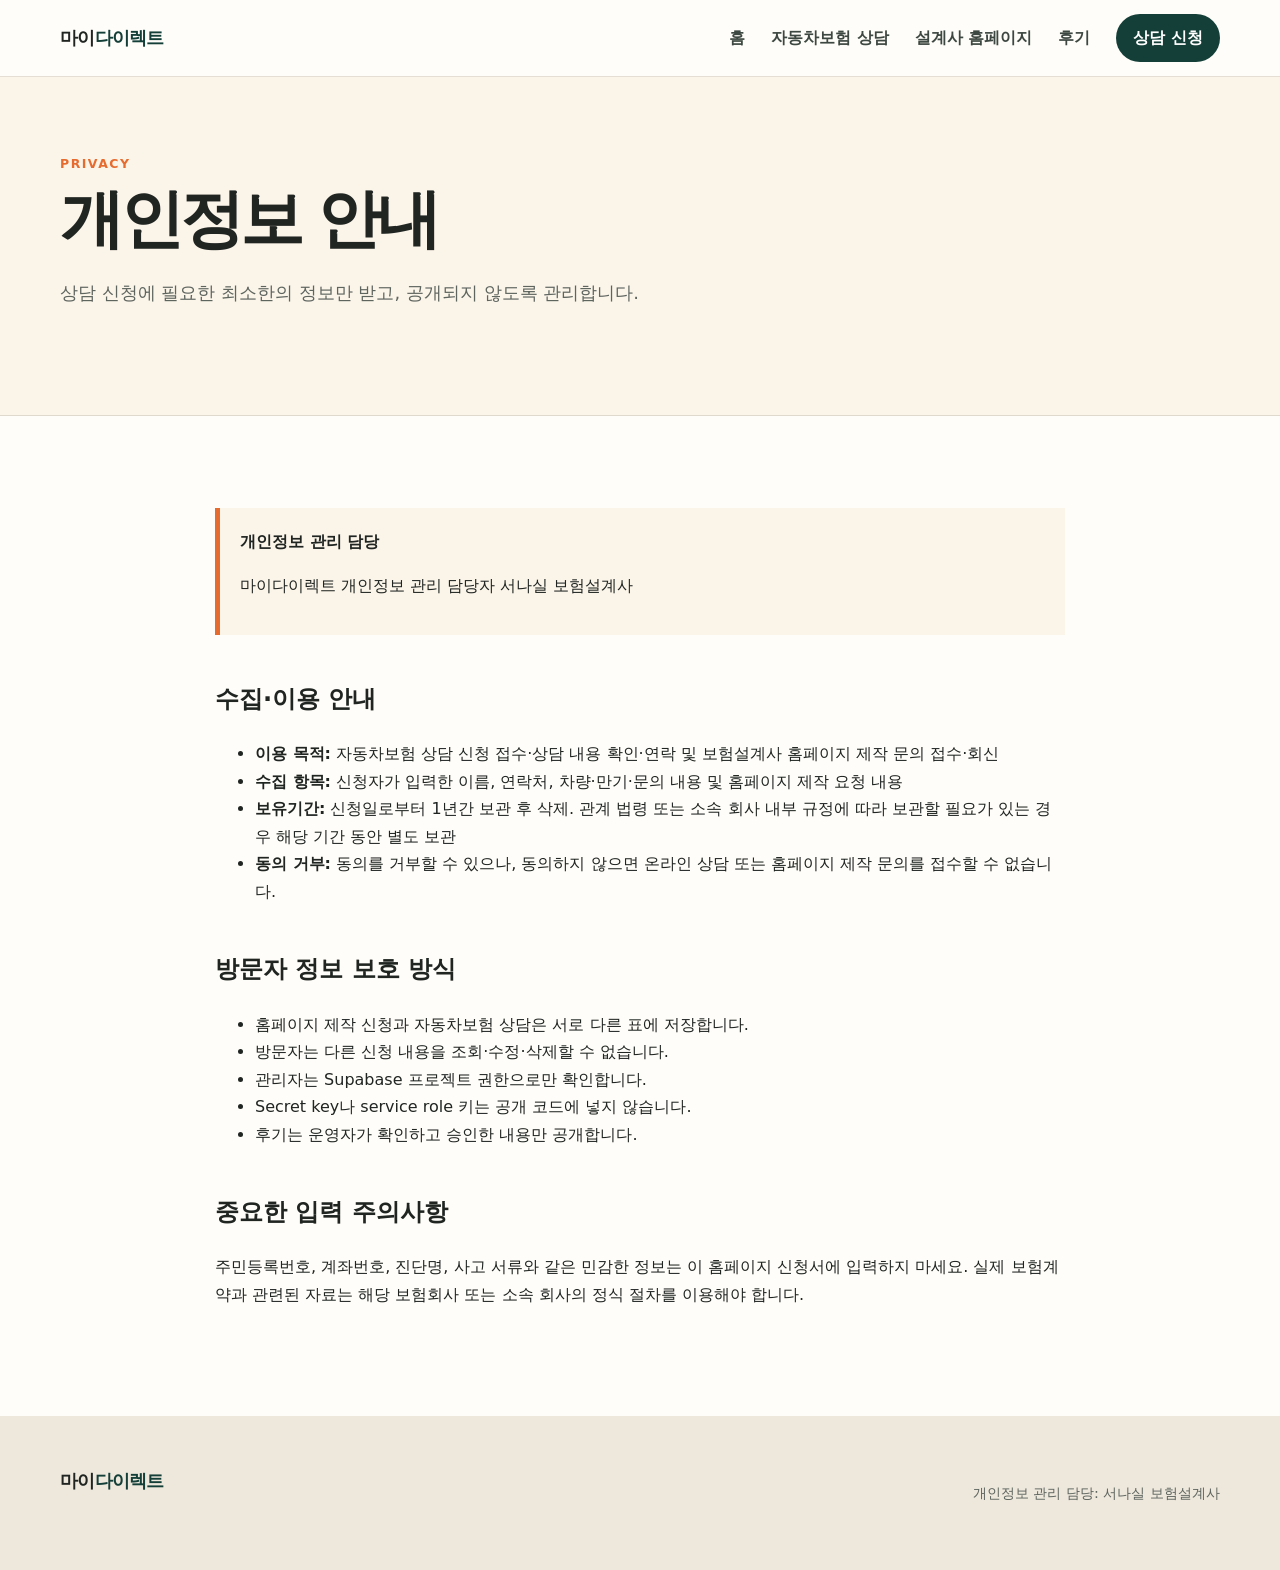
<file: privacy.html>
<!doctype html><html lang="ko"><head><meta charset="utf-8"><meta name="viewport" content="width=device-width,initial-scale=1"><meta name="robots" content="noindex,nofollow,noarchive"><title>개인정보 안내 | 마이다이렉트</title><link rel="icon" href="favicon.svg" type="image/svg+xml"><link rel="stylesheet" href="styles.css"></head><body><a class="skip" href="#main">본문 바로가기</a><header class="site-header"><div class="wrap nav"><a class="brand" href="index.html">마이<span>다이렉트</span></a><button class="menu" aria-expanded="false">메뉴</button><nav class="nav-links"><a href="index.html">홈</a><a href="auto-consultation.html">자동차보험 상담</a><a href="planner-website.html">설계사 홈페이지</a><a href="reviews.html">후기</a><a class="nav-cta" href="auto-consultation.html">상담 신청</a></nav></div></header><main id="main"><section class="page-hero"><div class="wrap"><p class="eyebrow">PRIVACY</p><h1>개인정보 안내</h1><p class="lead">상담 신청에 필요한 최소한의 정보만 받고, 공개되지 않도록 관리합니다.</p></div></section><section class="section"><div class="wrap privacy-content"><div class="notice"><strong>개인정보 관리 담당</strong><p>마이다이렉트 개인정보 관리 담당자 서나실 보험설계사</p></div><h2>수집·이용 안내</h2><ul><li><strong>이용 목적:</strong> 자동차보험 상담 신청 접수·상담 내용 확인·연락 및 보험설계사 홈페이지 제작 문의 접수·회신</li><li><strong>수집 항목:</strong> 신청자가 입력한 이름, 연락처, 차량·만기·문의 내용 및 홈페이지 제작 요청 내용</li><li><strong>보유기간:</strong> 신청일로부터 1년간 보관 후 삭제. 관계 법령 또는 소속 회사 내부 규정에 따라 보관할 필요가 있는 경우 해당 기간 동안 별도 보관</li><li><strong>동의 거부:</strong> 동의를 거부할 수 있으나, 동의하지 않으면 온라인 상담 또는 홈페이지 제작 문의를 접수할 수 없습니다.</li></ul><h2>방문자 정보 보호 방식</h2><ul><li>홈페이지 제작 신청과 자동차보험 상담은 서로 다른 표에 저장합니다.</li><li>방문자는 다른 신청 내용을 조회·수정·삭제할 수 없습니다.</li><li>관리자는 Supabase 프로젝트 권한으로만 확인합니다.</li><li>Secret key나 service role 키는 공개 코드에 넣지 않습니다.</li><li>후기는 운영자가 확인하고 승인한 내용만 공개합니다.</li></ul><h2>중요한 입력 주의사항</h2><p>주민등록번호, 계좌번호, 진단명, 사고 서류와 같은 민감한 정보는 이 홈페이지 신청서에 입력하지 마세요. 실제 보험계약과 관련된 자료는 해당 보험회사 또는 소속 회사의 정식 절차를 이용해야 합니다.</p></div></section></main><footer class="site-footer"><div class="wrap footer-grid"><a class="brand" href="index.html">마이<span>다이렉트</span></a><p>개인정보 관리 담당: 서나실 보험설계사</p></div></footer><script src="config.js"></script><script src="site.js"></script></body></html>
</file>
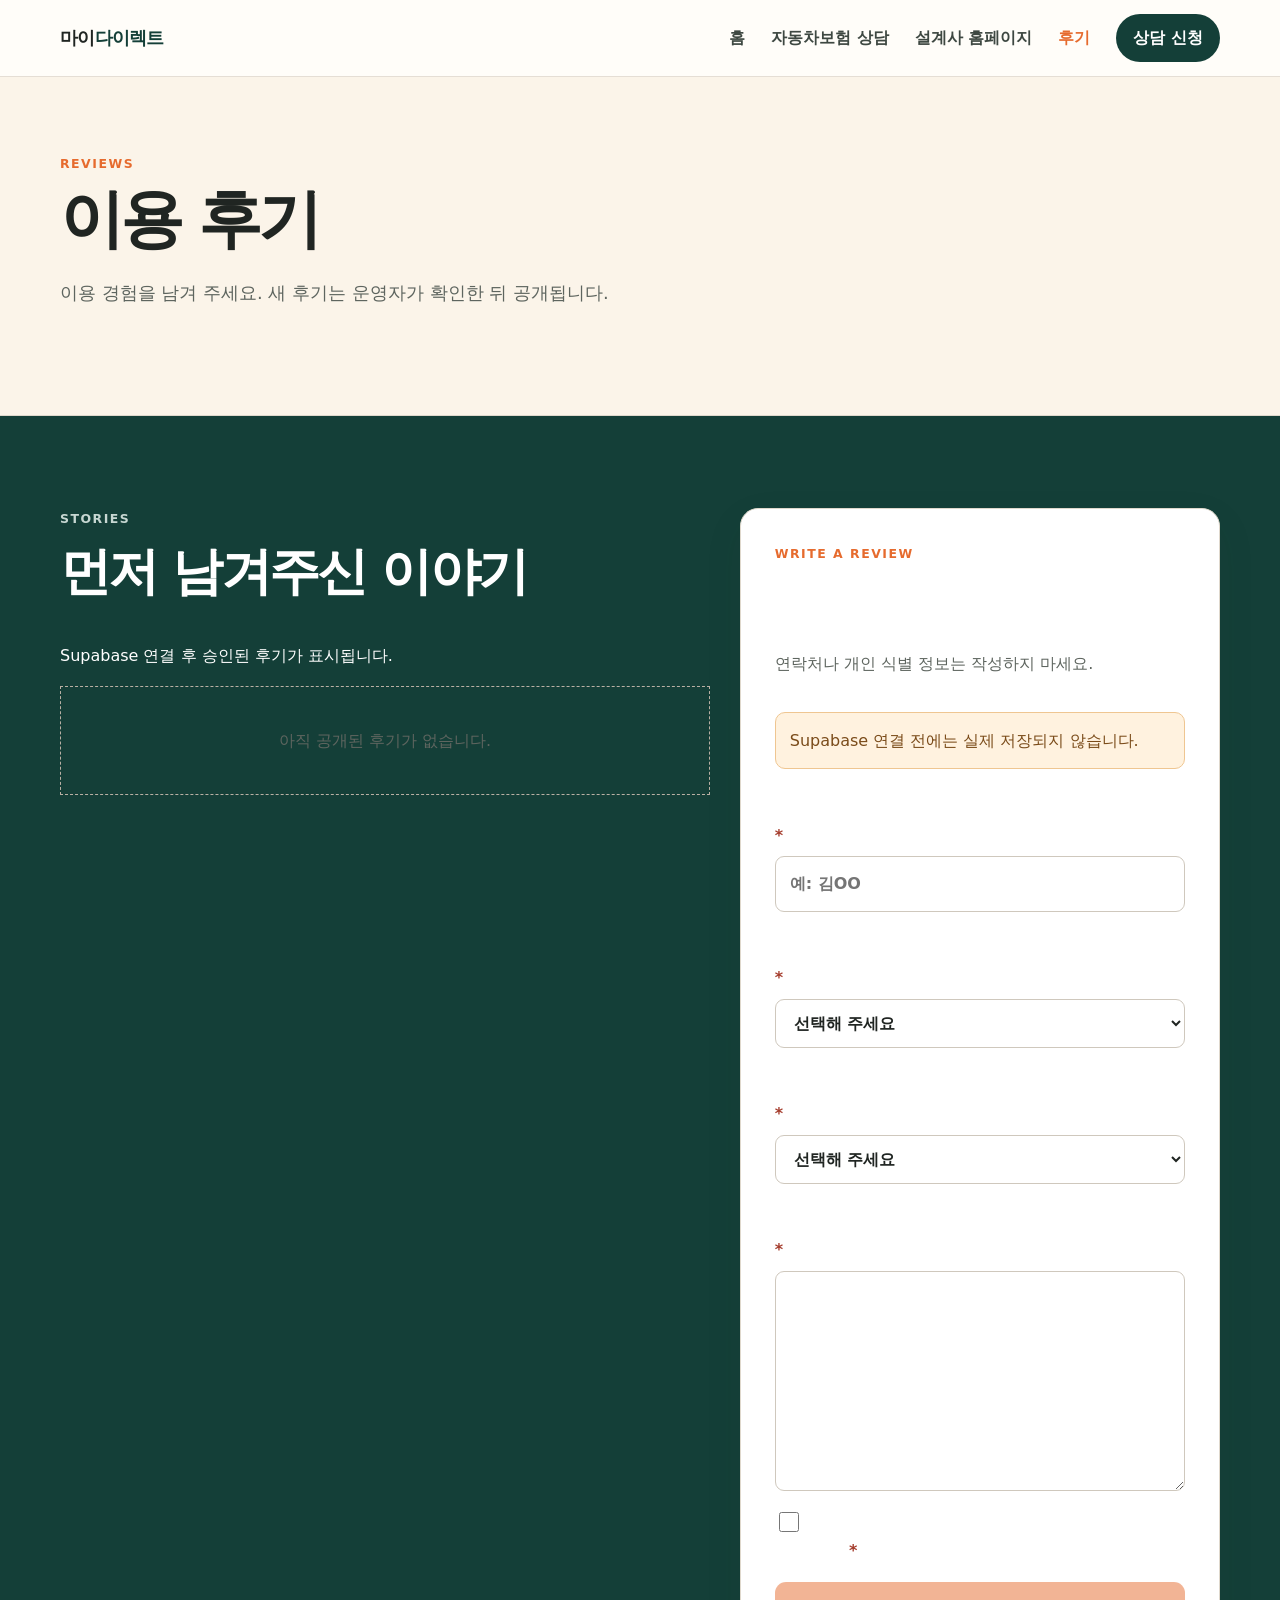
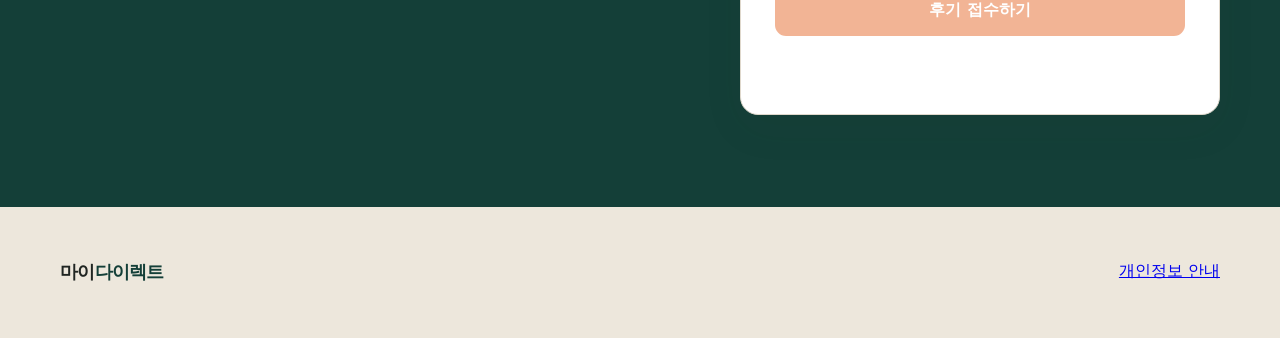
<file: reviews.html>
<!doctype html><html lang="ko"><head><meta charset="utf-8"><meta name="viewport" content="width=device-width,initial-scale=1"><meta name="robots" content="noindex,nofollow,noarchive"><title>이용 후기 | 마이다이렉트</title><link rel="icon" href="favicon.svg" type="image/svg+xml"><link rel="stylesheet" href="styles.css"></head><body><a class="skip" href="#main">본문 바로가기</a><header class="site-header"><div class="wrap nav"><a class="brand" href="index.html">마이<span>다이렉트</span></a><button class="menu" aria-expanded="false">메뉴</button><nav class="nav-links"><a href="index.html">홈</a><a href="auto-consultation.html">자동차보험 상담</a><a href="planner-website.html">설계사 홈페이지</a><a aria-current="page" href="reviews.html">후기</a><a class="nav-cta" href="auto-consultation.html">상담 신청</a></nav></div></header><main id="main"><section class="page-hero"><div class="wrap"><p class="eyebrow">REVIEWS</p><h1>이용 후기</h1><p class="lead">이용 경험을 남겨 주세요. 새 후기는 운영자가 확인한 뒤 공개됩니다.</p></div></section><section class="section dark-section"><div class="wrap"><div class="review-layout"><section><div class="section-head"><div><p class="eyebrow">STORIES</p><h2>먼저 남겨주신 이야기</h2></div></div><p data-review-status>승인된 후기를 불러오는 중입니다.</p><div class="review-list"></div></section><form class="form-card form-grid" data-review-form><div><p class="eyebrow">WRITE A REVIEW</p><h2>후기 작성하기</h2><p class="form-intro">연락처나 개인 식별 정보는 작성하지 마세요.</p></div><div class="warning">Supabase 연결 전에는 실제 저장되지 않습니다.</div><label class="field">표시 이름 <span>*</span><input name="display_name" maxlength="30" placeholder="예: 김OO" required></label><label class="field">이용 구분 <span>*</span><select name="review_type" required><option value="">선택해 주세요</option><option>자동차보험 상담 고객</option><option>보험설계사 홈페이지 신청자</option><option>기타</option></select></label><label class="field">별점 <span>*</span><select name="rating" required><option value="">선택해 주세요</option><option value="5">★★★★★ 5점</option><option value="4">★★★★☆ 4점</option><option value="3">★★★☆☆ 3점</option><option value="2">★★☆☆☆ 2점</option><option value="1">★☆☆☆☆ 1점</option></select></label><label class="field">후기 내용 <span>*</span><textarea name="content" rows="7" minlength="10" maxlength="600" required></textarea></label><label class="check"><input type="checkbox" required><span>운영자 승인 후 홈페이지에 공개될 수 있음에 동의합니다. <b class="required">*</b></span></label><input class="honeypot" name="company_website" tabindex="-1"><button class="button primary submit" type="submit">후기 접수하기</button><p class="message" aria-live="polite"></p></form></div></div></section></main><footer class="site-footer"><div class="wrap footer-grid"><a class="brand" href="index.html">마이<span>다이렉트</span></a><a href="privacy.html">개인정보 안내</a></div></footer><script src="config.js"></script><script src="site.js"></script></body></html>
</file>
<file: styles.css>
:root{--forest:#143f38;--forest-2:#0c302b;--orange:#e66b2e;--orange-dark:#c9501b;--cream:#fbf4e9;--cream-2:#f5e8d8;--paper:#fffdf9;--ink:#202522;--body:#5e655f;--line:#dfd8cc;--sage:#dce8df;--white:#fff;--danger:#a43b2b;--success:#176b51;--shadow:0 20px 55px rgba(34,53,43,.13)}
*{box-sizing:border-box}html{scroll-behavior:smooth}body{margin:0;color:var(--ink);font-family:Pretendard,"Noto Sans KR","Malgun Gothic",system-ui,sans-serif;line-height:1.72;background:var(--paper)}button,input,select,textarea{font:inherit}.wrap{width:min(1160px,calc(100% - 40px));margin:auto}.skip{position:fixed;left:12px;top:-60px;z-index:100;background:#111;color:#fff;padding:10px}.skip:focus{top:12px}.site-header{position:sticky;top:0;z-index:20;background:rgba(255,253,249,.94);backdrop-filter:blur(16px);border-bottom:1px solid rgba(223,216,204,.8)}.nav{min-height:76px;display:flex;align-items:center;justify-content:space-between;gap:28px}.brand{color:var(--ink);text-decoration:none;font-weight:900;letter-spacing:-.04em;font-size:1.12rem}.brand span{color:var(--forest)}.nav-links{display:flex;align-items:center;gap:26px}.nav-links a{color:#3e4842;text-decoration:none;font-weight:700}.nav-links a[aria-current=page],.nav-links a:hover{color:var(--orange)}.nav-links .nav-cta{background:var(--forest);color:#fff;padding:10px 17px;border-radius:999px}.menu{display:none;border:1px solid var(--line);background:#fff;border-radius:10px;padding:8px 12px}.hero{background:var(--cream);padding:70px 0 0;overflow:hidden}.hero-grid{display:grid;grid-template-columns:.92fr 1.08fr;gap:56px;align-items:center}.eyebrow{margin:0 0 12px;color:var(--orange);font-size:.78rem;font-weight:900;letter-spacing:.12em}.hero h1,.page-hero h1{margin:0;font-size:clamp(2.7rem,6vw,5.2rem);line-height:1.06;letter-spacing:-.065em}.hero h1 em{font-style:normal;color:var(--forest)}.lead{font-size:1.12rem;color:var(--body);margin:24px 0 30px}.actions{display:flex;flex-wrap:wrap;gap:12px}.button{display:inline-flex;align-items:center;justify-content:center;min-height:48px;border:0;border-radius:11px;padding:12px 20px;font-weight:900;text-decoration:none;cursor:pointer}.button.primary{background:var(--orange);color:#fff}.button.primary:hover{background:var(--orange-dark)}.button.secondary{background:#fff;color:var(--forest);border:1px solid #cfc4b5}.button.forest{background:var(--forest);color:#fff}.hero-photo{position:relative;margin:0;align-self:end}.hero-photo img{display:block;width:100%;aspect-ratio:3/2;object-fit:cover;border-radius:120px 120px 24px 24px;box-shadow:var(--shadow)}.photo-note{position:absolute;left:-22px;bottom:28px;background:var(--forest);color:#fff;padding:14px 18px;border-radius:10px;box-shadow:var(--shadow);font-weight:800}.trust-strip{margin-top:0;background:var(--forest);color:#fff}.trust-grid{display:grid;grid-template-columns:repeat(3,1fr)}.trust-grid div{padding:25px 28px;border-right:1px solid rgba(255,255,255,.15)}.trust-grid div:last-child{border:0}.trust-grid strong,.trust-grid span{display:block}.trust-grid span{color:#bdd1cb;font-size:.88rem}.section{padding:92px 0}.section-head{display:flex;justify-content:space-between;align-items:end;gap:40px;margin-bottom:42px}.section-head h2{font-size:clamp(2rem,4vw,3.4rem);line-height:1.15;letter-spacing:-.05em;margin:0}.section-head p{max-width:500px;color:var(--body)}.service-list{display:grid;grid-template-columns:1fr 1fr;border-top:1px solid var(--line)}.service-item{padding:32px 24px 34px 0;border-bottom:1px solid var(--line);display:grid;grid-template-columns:64px 1fr;gap:20px}.service-item:nth-child(odd){border-right:1px solid var(--line)}.service-item:nth-child(even){padding-left:32px}.service-number{color:var(--orange);font-size:1.6rem;font-weight:900}.service-item h3{margin:0 0 8px;font-size:1.35rem}.service-item p{margin:0;color:var(--body)}.dark-section{background:var(--forest);color:#fff}.dark-section .section-head p{color:#c7d7d2}.dark-cards{display:grid;grid-template-columns:repeat(3,1fr);gap:16px}.dark-card{padding:28px;border:1px solid rgba(255,255,255,.18);background:rgba(255,255,255,.06);border-radius:14px}.dark-card span{color:#f3b085;font-weight:900}.dark-card h3{font-size:1.3rem}.dark-card p{color:#c9d8d4}.cta-band{background:var(--orange);color:#fff;padding:44px 0}.cta-row{display:flex;justify-content:space-between;align-items:center;gap:30px}.cta-row h2{margin:0;font-size:2rem;letter-spacing:-.04em}.cta-row .button{background:#fff;color:var(--forest)}.page-hero{padding:76px 0;background:var(--cream);border-bottom:1px solid var(--line)}.page-hero h1{font-size:clamp(2.5rem,5vw,4.4rem)}.page-hero .lead{max-width:720px}.page-shell{display:grid;grid-template-columns:minmax(0,1fr) 390px;gap:36px;align-items:start}.info-panel{position:sticky;top:104px;background:var(--forest);color:#fff;padding:30px;border-radius:18px}.info-panel h2{margin-top:0}.info-panel p,.info-panel li{color:#cbdad5}.info-panel ol,.info-panel ul{padding-left:20px}.form-card{background:#fff;border:1px solid var(--line);padding:34px;border-radius:18px;box-shadow:0 14px 40px rgba(43,53,47,.07)}.form-card h2{margin-top:0;font-size:1.8rem}.form-intro{color:var(--body)}.form-grid{display:grid;gap:18px}.two{display:grid;grid-template-columns:1fr 1fr;gap:14px}.field{display:grid;gap:7px;font-weight:750}.field span,.required{color:var(--danger)}.field small{color:var(--body);font-weight:500}input,select,textarea{width:100%;padding:13px 14px;border:1px solid #cfc8bd;border-radius:9px;color:var(--ink);background:#fff;outline:0}textarea{resize:vertical}input:focus,select:focus,textarea:focus{border-color:var(--forest);box-shadow:0 0 0 4px rgba(20,63,56,.1)}.consent{background:var(--cream);border:1px solid var(--line);padding:16px;border-radius:10px;color:var(--body);font-size:.92rem}.check{display:grid;grid-template-columns:22px 1fr;gap:10px;align-items:start}.check input{width:20px;height:20px}.submit{width:100%;min-height:54px}.submit:disabled{opacity:.5;cursor:not-allowed}.message{text-align:center;font-weight:800;min-height:1.6em;margin:0}.message.ok{color:var(--success)}.message.bad{color:var(--danger)}.warning{background:#fff2df;border:1px solid #efc691;color:#7a4b19;padding:14px;border-radius:10px}.honeypot{position:absolute!important;left:-9999px!important;width:1px!important;height:1px!important}.review-layout{display:grid;grid-template-columns:minmax(0,1.15fr) minmax(340px,.85fr);gap:30px}.review-list{display:grid;gap:14px}.review-card{margin:0;padding:23px;background:#fff;border:1px solid var(--line);border-radius:13px}.stars{color:var(--orange);letter-spacing:.08em}.review-card footer{display:flex;justify-content:space-between;color:var(--body);font-size:.86rem}.empty{padding:40px;border:1px dashed #b9b0a4;text-align:center;color:var(--body)}.privacy-content{max-width:850px}.privacy-content h2{margin-top:44px}.notice{background:var(--cream);border-left:5px solid var(--orange);padding:20px}.site-footer{padding:50px 0;background:#ede7dc}.footer-grid{display:flex;justify-content:space-between;gap:30px}.footer-grid p{color:var(--body);font-size:.9rem}.generic-photo-note{font-size:.78rem;color:var(--body);margin-top:10px}
@media(max-width:850px){.menu{display:block}.nav-links{display:none;position:absolute;top:68px;left:20px;right:20px;flex-direction:column;align-items:stretch;background:#fff;border:1px solid var(--line);padding:18px;border-radius:14px;box-shadow:var(--shadow)}.nav-links.open{display:flex}.hero-grid,.page-shell,.review-layout{grid-template-columns:1fr}.hero{padding-top:48px}.hero-photo{margin-top:10px}.photo-note{left:14px}.trust-grid,.dark-cards{grid-template-columns:1fr}.trust-grid div{border-right:0;border-bottom:1px solid rgba(255,255,255,.15)}.service-list{grid-template-columns:1fr}.service-item:nth-child(odd){border-right:0}.service-item:nth-child(even){padding-left:0}.info-panel{position:static}.section-head,.cta-row,.footer-grid{align-items:flex-start;flex-direction:column}}
@media(max-width:560px){.wrap{width:min(100% - 28px,1160px)}.nav{min-height:64px}.hero h1,.page-hero h1{font-size:2.65rem}.actions{display:grid}.actions .button{width:100%}.hero-photo img{border-radius:62px 62px 18px 18px}.section{padding:66px 0}.two{grid-template-columns:1fr}.form-card{padding:22px 16px}.service-item{grid-template-columns:46px 1fr}.page-hero{padding:55px 0}}
@media(prefers-reduced-motion:reduce){html{scroll-behavior:auto}}
.honeypot{display:none!important}
.brand small{display:block;margin-top:2px;color:#6b756f;font-size:10px;font-weight:800;letter-spacing:.13em}.planner-link{color:#6f7772!important;font-size:14px}
.auto-hero{position:relative;min-height:680px;display:grid;align-items:center;overflow:hidden;background:#dce5de}.auto-hero-bg{position:absolute;inset:0;width:100%;height:100%;object-fit:cover;object-position:center}.auto-hero-scrim{position:absolute;inset:0;background:linear-gradient(90deg,rgba(248,244,235,.97) 0%,rgba(248,244,235,.86) 42%,rgba(248,244,235,.08) 72%)}.auto-hero-content{position:relative;z-index:1;padding-top:92px;padding-bottom:92px}.auto-hero-content h1{max-width:760px;margin:16px 0 24px;color:#153c34;font-size:clamp(44px,6vw,78px);line-height:1.04;letter-spacing:-.055em}.auto-hero-content h1 em{color:#e85e2c;font-style:normal}.auto-hero-content .lead{max-width:630px;color:#43534e}.hero-ghost{border:1px solid #294f46;background:rgba(255,255,255,.76);color:#24483f}.hero-caption{margin-top:24px;color:#65716c;font-size:13px}
.quick-bar{position:relative;z-index:2;margin-top:-34px}.quick-grid{display:grid;grid-template-columns:repeat(4,1fr);overflow:hidden;border-radius:22px;background:#123f37;box-shadow:0 18px 45px rgba(19,49,42,.22)}.quick-grid a{display:grid;grid-template-columns:38px 1fr;padding:25px 24px;border-right:1px solid rgba(255,255,255,.13);color:#fff;text-decoration:none}.quick-grid a:last-child{border-right:0}.quick-grid span{grid-row:1/3;color:#ef8a5e;font-weight:900}.quick-grid strong{font-size:17px}.quick-grid small{margin-top:5px;color:#b9ccc6}
.image-service-grid{display:grid;grid-template-columns:1.25fr .75fr;gap:22px}.image-service-card{position:relative;min-height:340px;overflow:hidden;border-radius:28px;background:#163f37}.image-service-card.large{grid-row:span 2;min-height:704px}.image-service-card img{width:100%;height:100%;object-fit:cover;transition:transform .5s ease}.image-service-card:hover img{transform:scale(1.025)}.image-service-card:after{content:"";position:absolute;inset:0;background:linear-gradient(0deg,rgba(10,35,30,.88),rgba(10,35,30,0) 62%)}.image-service-card>div{position:absolute;z-index:2;right:0;bottom:0;left:0;padding:30px;color:#fff}.image-service-card span{color:#ff9a69;font-size:12px;font-weight:900;letter-spacing:.16em}.image-service-card h3{margin:8px 0 10px;font-size:clamp(25px,3vw,38px);line-height:1.12}.image-service-card p{max-width:520px;color:#d7e1de}.image-service-card a{display:inline-block;margin-top:14px;color:#fff;font-weight:800}
.auto-story{background:#f1ede4}.auto-story-grid{display:grid;grid-template-columns:1.08fr .92fr;gap:76px;align-items:center}.auto-story figure{height:610px;overflow:hidden;border-radius:180px 28px 28px 28px}.auto-story figure img{width:100%;height:100%;object-fit:cover}.auto-story h2{margin:12px 0 30px;font-size:clamp(36px,4.5vw,58px);line-height:1.08}.process-list{display:grid;gap:20px;margin:0 0 30px;padding:0;list-style:none}.process-list li{display:flex;gap:16px;align-items:flex-start}.process-list li>span{display:grid;flex:0 0 38px;height:38px;place-items:center;border-radius:50%;background:#153f37;color:#fff;font-weight:900}.process-list strong{font-size:18px}.process-list p{margin:4px 0 0;color:#65716c}
.faq-layout{display:grid;grid-template-columns:.72fr 1.28fr;gap:80px}.faq-layout h2{margin:10px 0 20px;font-size:52px}.faq-list{border-top:2px solid #173f37}.faq-list details{padding:22px 5px;border-bottom:1px solid #cfd6d2}.faq-list summary{cursor:pointer;color:#1b423a;font-size:18px;font-weight:850}.faq-list p{padding-right:40px;color:#66736e}.auto-review-cta{padding:100px 0;background:linear-gradient(110deg,#eb682f,#f29560);color:#fff}.auto-review-cta h2{margin:12px 0 28px;font-size:clamp(38px,5vw,66px);line-height:1.08}.auto-review-cta .eyebrow{color:#fff}.auto-review-cta .button{background:#153f37;color:#fff}
@media(max-width:800px){.auto-hero{min-height:680px;align-items:end}.auto-hero-bg{object-position:64% center}.auto-hero-scrim{background:linear-gradient(0deg,rgba(248,244,235,.98) 0%,rgba(248,244,235,.88) 56%,rgba(248,244,235,.06) 100%)}.auto-hero-content{padding-top:250px;padding-bottom:62px}.auto-hero-content h1{font-size:42px}.auto-hero-content .lead br{display:none}.quick-bar{margin-top:0;background:#123f37}.quick-grid{grid-template-columns:1fr 1fr;border-radius:0;box-shadow:none}.quick-grid a{padding:19px 16px;border-bottom:1px solid rgba(255,255,255,.12)}.image-service-grid{grid-template-columns:1fr}.image-service-card,.image-service-card.large{grid-row:auto;min-height:430px}.auto-story-grid,.faq-layout{grid-template-columns:1fr;gap:38px}.auto-story figure{height:430px;border-radius:100px 24px 24px 24px}.faq-layout h2{font-size:40px}}
@media(max-width:520px){.quick-grid{grid-template-columns:1fr}.quick-grid a{grid-template-columns:34px 1fr}.auto-hero-content h1{font-size:37px}.image-service-card,.image-service-card.large{min-height:400px}.image-service-card>div{padding:24px}.auto-story figure{height:350px}.auto-review-cta{padding:72px 0}}

/* 서비스 사진 3장만 동일한 크기와 아래 설명형 카드로 정리 */
.image-service-grid{grid-template-columns:repeat(3,minmax(0,1fr));align-items:stretch}
.image-service-card,.image-service-card.large{display:flex;grid-row:auto;min-height:0;flex-direction:column;border:1px solid #e2ded6;border-radius:22px;background:#fff;box-shadow:0 10px 28px rgba(38,54,49,.08)}
.image-service-card img{display:block;width:100%;height:auto;aspect-ratio:3/2;object-fit:contain;object-position:center;background:#f2eee7;transition:none}
.image-service-card:hover img{transform:none}
.image-service-card:after{display:none}
.image-service-card>div{position:static;display:flex;flex:1;flex-direction:column;align-items:flex-start;padding:25px 24px 27px;color:#173e36}
.image-service-card span{color:#d96534}
.image-service-card h3{margin:8px 0 10px;font-size:27px;line-height:1.22;word-break:keep-all}
.image-service-card h3 br{display:none}
.image-service-card p{margin:0;color:#66736e;line-height:1.7;word-break:keep-all}
.image-service-card a{margin-top:auto;padding-top:18px;color:#174a40}
@media(max-width:900px){.image-service-grid{grid-template-columns:1fr}.image-service-card,.image-service-card.large{min-height:0}.image-service-card img{aspect-ratio:3/2}.image-service-card>div{padding:23px 22px 25px}}
.image-service-card:nth-child(1),
.image-service-card:nth-child(2),
.image-service-card:nth-child(3){border-top:7px solid #ef79a8}

/* Auto Review CTA & Moving Female Character */
.auto-review-cta {
  padding: 85px 0 95px;
  background: linear-gradient(110deg, #ea580c 0%, #f97316 60%, #fb923c 100%);
  color: #fff;
  overflow: visible;
  position: relative;
}
.auto-review-layout {
  display: flex;
  align-items: center;
  justify-content: space-between;
  gap: 40px;
  position: relative;
}
.review-cta-text {
  max-width: 620px;
  z-index: 2;
}
.review-cta-text h2 {
  margin: 12px 0 28px;
  font-size: clamp(34px, 4.5vw, 54px);
  line-height: 1.15;
  font-weight: 900;
  color: #fff;
}
.review-cta-text .eyebrow {
  color: rgba(255, 255, 255, 0.95);
  font-weight: 800;
  letter-spacing: 2px;
}
.auto-review-cta .button {
  background: #0f3933;
  color: #fff;
  font-weight: 700;
  padding: 14px 28px;
  border-radius: 12px;
  box-shadow: 0 6px 18px rgba(0, 0, 0, 0.2);
  transition: all 0.25s ease;
  display: inline-block;
}
.auto-review-cta .button:hover {
  background: #144e45;
  transform: translateY(-2px);
  box-shadow: 0 10px 25px rgba(0, 0, 0, 0.3);
}

/* Character Pet Stage */
.character-pet-stage {
  position: relative;
  width: 440px;
  height: 270px;
  display: flex;
  align-items: flex-end;
  justify-content: center;
  z-index: 2;
  flex-shrink: 0;
}
.character-pet-inner {
  position: relative;
  width: 100%;
  height: 100%;
  display: flex;
  align-items: flex-end;
  justify-content: center;
  animation: petFloat 3.4s ease-in-out infinite;
}
.character-pet-img {
  max-height: 260px;
  max-width: 100%;
  width: auto;
  object-fit: contain;
  filter: drop-shadow(0 12px 24px rgba(0, 0, 0, 0.35));
  margin-bottom: -20px;
}
.character-pet-stage .glow-aura {
  position: absolute;
  top: 30px;
  width: 220px;
  height: 220px;
  background: radial-gradient(circle, rgba(255, 255, 255, 0.4) 0%, rgba(255, 255, 255, 0) 70%);
  border-radius: 50%;
  z-index: 0;
  pointer-events: none;
  animation: petGlow 2.5s ease-in-out infinite alternate;
}
.character-pet-stage .speech-bubble {
  position: absolute;
  top: -25px;
  right: 10px;
  background: #ffffff;
  color: #ea580c;
  font-size: 13px;
  font-weight: 800;
  padding: 7px 16px;
  border-radius: 20px;
  box-shadow: 0 10px 25px rgba(0, 0, 0, 0.2);
  z-index: 3;
  white-space: nowrap;
  animation: bubbleHop 2.4s ease-in-out infinite;
}
.character-pet-stage .speech-bubble::after {
  content: '';
  position: absolute;
  bottom: -6px;
  left: 25px;
  border-width: 6px 6px 0;
  border-style: solid;
  border-color: #ffffff transparent;
  display: block;
  width: 0;
}

@keyframes petFloat {
  0%, 100% { transform: translateY(0px) rotate(0deg); }
  50% { transform: translateY(-10px) rotate(0.8deg); }
}
@keyframes petGlow {
  0% { transform: scale(0.95); opacity: 0.5; }
  100% { transform: scale(1.15); opacity: 0.85; }
}
@keyframes bubbleHop {
  0%, 100% { transform: translateY(0); }
  50% { transform: translateY(-5px); }
}

@media(max-width: 800px) {
  .auto-hero-bg {
    object-position: 85% center !important;
    transform: scale(1) !important;
  }
  .auto-review-layout {
    flex-direction: column !important;
    text-align: center !important;
    gap: 35px !important;
  }
  .character-pet-stage {
    width: 220px !important;
    height: 260px !important;
  }
  .character-pet-img {
    max-height: 290px !important;
    margin-bottom: 0 !important;
  }
  .character-pet-stage .speech-bubble {
    right: -10px !important;
    top: -15px !important;
  }
}






/* Clean & Crisp Lead Typography */
.auto-hero-content .lead {
  max-width: 620px;
  margin: 16px 0 28px;
  color: #173b33 !important;
  font-size: 17px !important;
  line-height: 1.65 !important;
  font-weight: 600 !important;
  letter-spacing: -0.3px !important;
  text-shadow: 0 1px 2px rgba(255, 255, 255, 0.95);
}

/* 고객이 필요한 상담을 빠르게 찾는 확장 영역 */
.find-guide{background:#fffaf2}.guide-picker{display:grid;grid-template-columns:280px minmax(0,1fr);overflow:hidden;border:1px solid var(--line);border-radius:26px;background:#fff;box-shadow:0 18px 50px rgba(28,55,47,.09)}
.guide-tabs{display:grid;align-content:start;padding:18px;background:#153f37}.guide-tab{width:100%;border:0;border-bottom:1px solid rgba(255,255,255,.13);padding:20px 18px;background:transparent;color:#d8e5e1;text-align:left;font-weight:800;cursor:pointer}.guide-tab:last-child{border-bottom:0}.guide-tab.active{border-radius:12px;background:#fff;color:#153f37}.guide-tab:focus-visible{outline:3px solid #f3a478;outline-offset:2px}.guide-answer{min-height:390px;padding:48px 52px}.guide-kicker{margin:0;color:var(--orange);font-size:13px;font-weight:900;letter-spacing:.12em}.guide-answer h3{max-width:650px;margin:10px 0 16px;font-size:clamp(29px,4vw,44px);line-height:1.16;letter-spacing:-.045em}.guide-answer>p:not(.guide-kicker){max-width:680px;color:var(--body)}.guide-answer ul{display:grid;grid-template-columns:repeat(3,1fr);gap:10px;margin:26px 0;padding:0;list-style:none}.guide-answer li{padding:13px 14px;border:1px solid #dfe3df;border-radius:10px;background:#f8faf8;color:#234b42;font-weight:800}.guide-answer li:before{content:"✓";margin-right:8px;color:var(--orange)}.legal-note{margin:18px 4px 0;color:#747c78;font-size:13px}
.prepare-section{background:#153f37;color:#fff}.prepare-layout{display:grid;grid-template-columns:.8fr 1.2fr;gap:70px;align-items:start}.prepare-section h2{margin:10px 0 20px;font-size:clamp(36px,5vw,62px);line-height:1.08;letter-spacing:-.05em}.prepare-lead{color:#c9d8d4}.progress-box{margin-top:35px;padding:20px;border:1px solid rgba(255,255,255,.18);border-radius:14px;background:rgba(255,255,255,.06)}.progress-box>div:first-child{display:flex;justify-content:space-between}.progress-track{height:9px;margin-top:12px;overflow:hidden;border-radius:999px;background:rgba(255,255,255,.16)}.progress-track span{display:block;width:0;height:100%;border-radius:inherit;background:#f18a58;transition:width .25s ease}.checklist-card{display:grid;gap:0;padding:15px 30px 28px;border-radius:24px;background:#fff;color:var(--ink);box-shadow:0 22px 55px rgba(0,0,0,.18)}.checklist-card label{display:grid;grid-template-columns:28px 1fr;gap:14px;align-items:start;padding:18px 0;border-bottom:1px solid #e6e0d7;cursor:pointer}.checklist-card input{width:22px;height:22px;margin-top:3px;accent-color:#e66b2e}.checklist-card strong,.checklist-card small{display:block}.checklist-card strong{font-size:18px}.checklist-card small{margin-top:3px;color:var(--body)}.checklist-card .button{margin-top:24px}
.renewal-roadmap{background:#f2ede4}.roadmap-list{display:grid;grid-template-columns:repeat(3,1fr);gap:18px;margin:0;padding:0;list-style:none}.roadmap-list li{display:grid;grid-template-columns:58px 1fr;gap:18px;padding:28px;border-top:6px solid #e66b2e;background:#fff}.roadmap-list li:nth-child(2){border-color:#237c70}.roadmap-list li:nth-child(3){border-color:#d3a23f}.roadmap-list>li>span{display:grid;width:50px;height:50px;place-items:center;border-radius:50%;background:#153f37;color:#fff;font-size:20px;font-weight:900}.roadmap-list small{color:var(--orange);font-weight:900}.roadmap-list h3{margin:4px 0 8px;font-size:24px}.roadmap-list p{margin:0;color:var(--body)}
.faq-search{display:grid;gap:8px;margin-top:28px;color:#234b42;font-weight:800}.faq-search input{max-width:360px;background:#fff}.faq-empty{padding:24px;text-align:center;color:var(--body)}
@media(max-width:900px){.guide-picker,.prepare-layout{grid-template-columns:1fr}.guide-tabs{grid-template-columns:1fr 1fr}.guide-tab{border-right:1px solid rgba(255,255,255,.13)}.guide-answer{min-height:0;padding:38px 32px}.prepare-layout{gap:36px}.roadmap-list{grid-template-columns:1fr}}
@media(max-width:560px){.guide-tabs{grid-template-columns:1fr}.guide-answer{padding:30px 22px}.guide-answer ul{grid-template-columns:1fr}.checklist-card{padding:10px 20px 24px}.roadmap-list li{grid-template-columns:46px 1fr;padding:22px}.roadmap-list>li>span{width:42px;height:42px}.brand small{max-width:190px;line-height:1.25}}

/* 고객용 핵심 도구 — 기존 메인 화면은 변경하지 않음 */
.customer-tools{background:#fffaf2}.tool-grid{display:grid;grid-template-columns:repeat(2,minmax(0,1fr));gap:22px}.tool-card{position:relative;padding:32px;border:1px solid #ded8cd;border-radius:24px;background:#fff;box-shadow:0 15px 40px rgba(27,55,48,.08)}.tool-number{position:absolute;right:28px;top:25px;color:#d7cfc1;font-size:42px;font-weight:950}.tool-label{margin:0 0 10px;color:#e66b2e;font-size:13px;font-weight:900;letter-spacing:.12em}.tool-card h3{max-width:80%;margin:0 0 12px;color:#173f37;font-size:26px;line-height:1.25}.tool-card>p:not(.tool-label):not(.official-note){color:var(--body)}.expiry-tool{background:#f5fbf8}.expiry-tool label{display:block;margin-top:24px;color:#234b42;font-weight:850}.expiry-row{display:grid;grid-template-columns:1fr auto;gap:10px;margin-top:8px}.expiry-row input{min-width:0;background:#fff}.expiry-row .button{white-space:nowrap;border:0}.expiry-result{margin-top:14px;padding:16px;border-radius:12px;background:#173f37;color:#fff;font-size:18px;font-weight:850}.accident-steps{display:grid;gap:12px;margin:22px 0;padding:0;list-style:none;counter-reset:accident}.accident-steps li{display:grid;grid-template-columns:34px 1fr;column-gap:10px;counter-increment:accident}.accident-steps li:before{grid-row:1/3;display:grid;width:30px;height:30px;place-items:center;border-radius:50%;background:#e66b2e;color:#fff;content:counter(accident);font-weight:900}.accident-steps strong,.accident-steps span{display:block}.accident-steps span{color:var(--body);font-size:14px}.text-link{color:#b84c1e;font-weight:850}.official-links{display:grid;grid-template-columns:1fr 1fr;gap:10px;margin-top:22px}.official-links a{padding:16px;border:1px solid #d8dedb;border-radius:14px;background:#f8faf9;color:#173f37;text-decoration:none;transition:transform .2s ease,border-color .2s ease}.official-links a:hover{transform:translateY(-2px);border-color:#237c70}.official-links strong,.official-links span{display:block}.official-links span{margin-top:3px;color:var(--body);font-size:13px}.official-note{margin:14px 0 0;color:#7a817e;font-size:12px}.contact-tool ul{display:grid;grid-template-columns:1fr 1fr;gap:8px 20px;margin:20px 0 24px;padding:0;list-style:none}.contact-tool li:before{margin-right:7px;color:#e66b2e;content:'✓';font-weight:950}
@media(max-width:800px){.tool-grid{grid-template-columns:1fr}.tool-card{padding:26px}.tool-card h3{font-size:23px}.expiry-row{grid-template-columns:1fr}.official-links{grid-template-columns:1fr 1fr}}
@media(max-width:480px){.official-links,.contact-tool ul{grid-template-columns:1fr}.tool-number{right:20px;font-size:34px}}
.rainbow-road-banner{position:relative;height:clamp(280px,42vw,510px);margin:0 0 28px;overflow:hidden;border-radius:30px;background:#e8eee9;box-shadow:0 18px 48px rgba(27,55,48,.14)}.rainbow-road-banner img{width:100%;height:100%;object-fit:cover;object-position:center}.rainbow-road-banner:after{position:absolute;inset:38% 0 0;background:linear-gradient(0deg,rgba(11,49,41,.82),transparent);content:''}.rainbow-road-banner figcaption{position:absolute;z-index:1;left:34px;right:34px;bottom:30px;color:#fff}.rainbow-road-banner strong,.rainbow-road-banner span{display:block;text-shadow:0 2px 12px rgba(0,0,0,.35)}.rainbow-road-banner strong{font-size:clamp(25px,3.5vw,44px);line-height:1.15}.rainbow-road-banner span{margin-top:8px;font-size:16px}
@media(max-width:560px){.rainbow-road-banner{height:360px;border-radius:22px}.rainbow-road-banner img{object-position:68% center}.rainbow-road-banner figcaption{left:22px;right:22px;bottom:22px}.rainbow-road-banner span{font-size:14px}}
.source-rainbow{position:relative;display:block;isolation:isolate;margin:0 0 26px;padding:3px;border-radius:20px;background:linear-gradient(115deg,#ff4d4d,#ff9f1c,#ffe14d,#3ddc84,#2ec4ff,#5b6cff,#c455ff,#ff4d9e,#ff4d4d);background-size:300% 300%;color:var(--ink);text-decoration:none;transform:perspective(700px) rotateX(var(--rx,0deg)) rotateY(var(--ry,0deg));transition:transform .2s ease-out}.source-rainbow .rb-in{position:relative;display:grid;gap:7px;overflow:hidden;padding:24px 22px;border-radius:17px;background:#fff}.source-rainbow .rb-in:before{position:absolute;inset:0;background:radial-gradient(260px circle at var(--mx,50%) var(--my,0%),rgba(255,255,255,.6),transparent 60%),linear-gradient(115deg,rgba(255,77,77,.12),rgba(255,225,77,.12),rgba(61,220,132,.12),rgba(46,196,255,.12),rgba(196,85,255,.12));content:'';pointer-events:none}.source-rainbow .rb-in>*{position:relative}.source-rainbow small{font-size:13px;font-weight:900;letter-spacing:.12em;background:linear-gradient(90deg,#ff4d4d,#ff9f1c,#3ddc84,#2ec4ff,#c455ff);background-clip:text;-webkit-background-clip:text;color:transparent}.source-rainbow b{font-size:clamp(24px,3vw,36px);line-height:1.2}.source-rainbow .sub{color:var(--body);font-size:15px}.source-map-card{display:grid;overflow:hidden;margin:0 0 28px;border:1px solid #e3ebf6;border-radius:30px;background:linear-gradient(180deg,#f7faff,#eef4fd);box-shadow:0 20px 48px -28px rgba(13,40,90,.4)}.source-map-pic{display:block;overflow:hidden;aspect-ratio:1034/726}.source-map-pic img{display:block;width:100%;height:100%;object-fit:cover;transition:transform .5s}.source-map-text{display:grid;gap:14px;align-content:center;padding:32px}.source-hand{color:#0b1e45;font-size:20px;font-weight:850;transform:rotate(-2deg)}.source-map-text h3{margin:0;color:#0b2560;font-size:clamp(38px,5vw,66px);line-height:1.05}.source-map-text p{margin:0;color:#4b5b73;font-size:17px;line-height:1.65}.source-map-buttons{display:flex;flex-wrap:wrap;gap:10px;margin-top:6px}.source-map-buttons a{display:inline-flex;min-height:48px;align-items:center;justify-content:center;padding:0 17px;border-radius:14px;background:#fff;color:#0b1530;font-weight:850;text-decoration:none;box-shadow:0 8px 18px -12px rgba(13,40,90,.45)}.source-map-buttons .source-map-main{width:100%;min-height:58px;background:linear-gradient(180deg,#03c75a,#02aa4c);color:#fff;font-size:18px;box-shadow:0 14px 26px -12px rgba(3,199,90,.65)}
@media(prefers-reduced-motion:no-preference){.source-rainbow{animation:rbflow 6s linear infinite}@keyframes rbflow{0%{background-position:0 50%}100%{background-position:300% 50%}}}@media(prefers-reduced-motion:reduce){.source-rainbow{transform:none;transition:none}}
@media(hover:hover){.source-map-pic:hover img{transform:scale(1.03)}.source-map-buttons a:hover{transform:translateY(-2px)}}
@media(min-width:900px){.source-map-card{grid-template-columns:minmax(0,1.13fr) minmax(0,1fr)}.source-map-pic{min-height:100%;aspect-ratio:auto}.source-map-text{padding:42px}}
@media(max-width:560px){.source-rainbow .rb-in{padding:21px 18px}.source-map-card{border-radius:22px}.source-map-text{padding:24px 20px}.source-map-text h3{font-size:38px}.source-map-buttons a{flex:1 1 calc(50% - 10px)}.source-map-buttons .source-map-main{flex-basis:100%}}
.visual-guide{background:#f3f7ff}.visual-guide-grid{display:grid;grid-template-columns:repeat(2,minmax(0,1fr));gap:22px;margin:0;padding:0;list-style:none}.visual-guide-grid li{min-width:0}.visual-guide-grid figure{height:100%;margin:0;overflow:hidden;border:1px solid #dce5f2;border-radius:24px;background:#fff;box-shadow:0 16px 38px rgba(17,57,112,.1)}.visual-guide-grid img{display:block;width:100%;aspect-ratio:1.1/1;object-fit:cover}.visual-guide-grid figcaption{display:grid;gap:6px;padding:20px 22px 24px}.visual-guide-grid strong{color:#173f37;font-size:21px}.visual-guide-grid span{color:var(--body)}.visual-guide-grid em{margin-top:7px;padding:11px 12px;border-left:4px solid #e66b2e;background:#fff3ec;color:#8f3512;font-size:13px;font-style:normal;font-weight:800;line-height:1.5}.visual-guide-actions{display:flex;flex-wrap:wrap;gap:12px;margin-top:28px}.visual-guide-actions .button{border:0}
@media(max-width:700px){.visual-guide-grid{grid-template-columns:1fr}.visual-guide-grid figure{border-radius:20px}.visual-guide-grid figcaption{padding:18px 18px 22px}}
@media(prefers-reduced-motion:reduce){.progress-track span{transition:none}}
</file>
